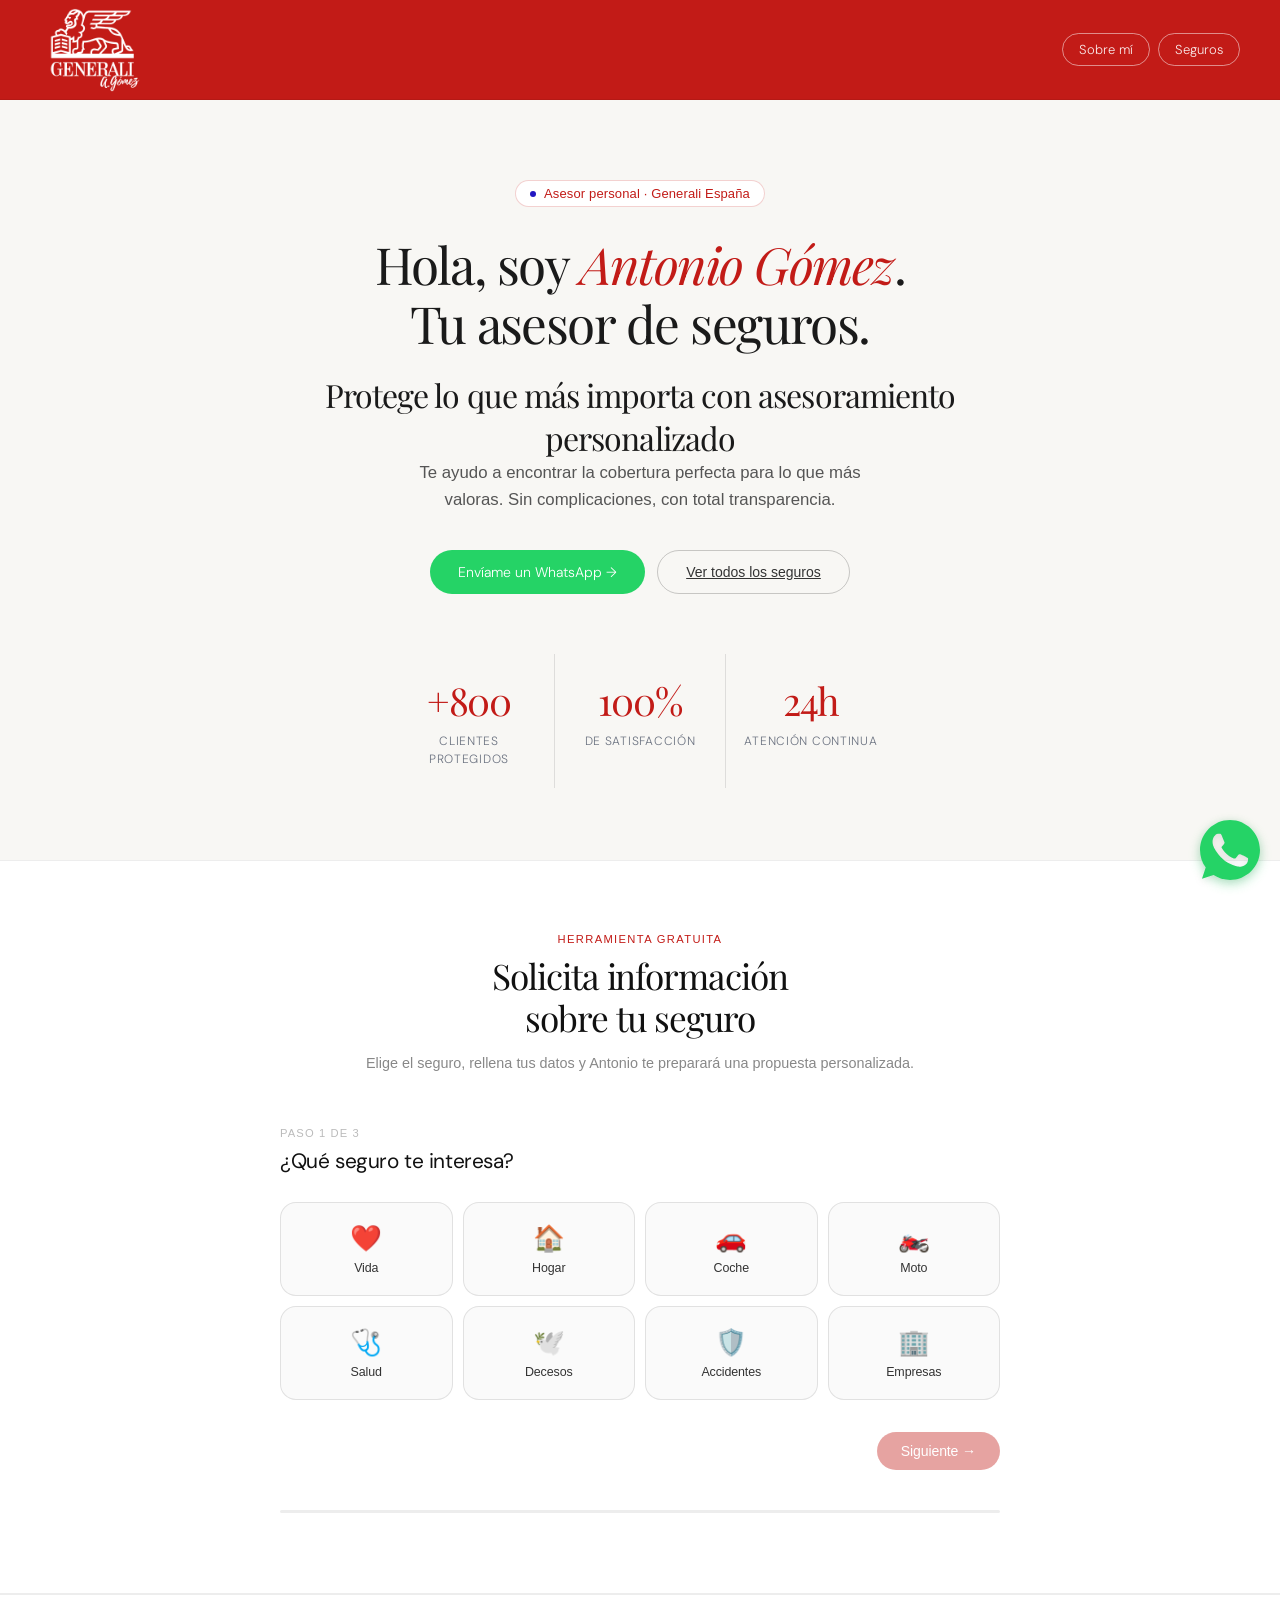
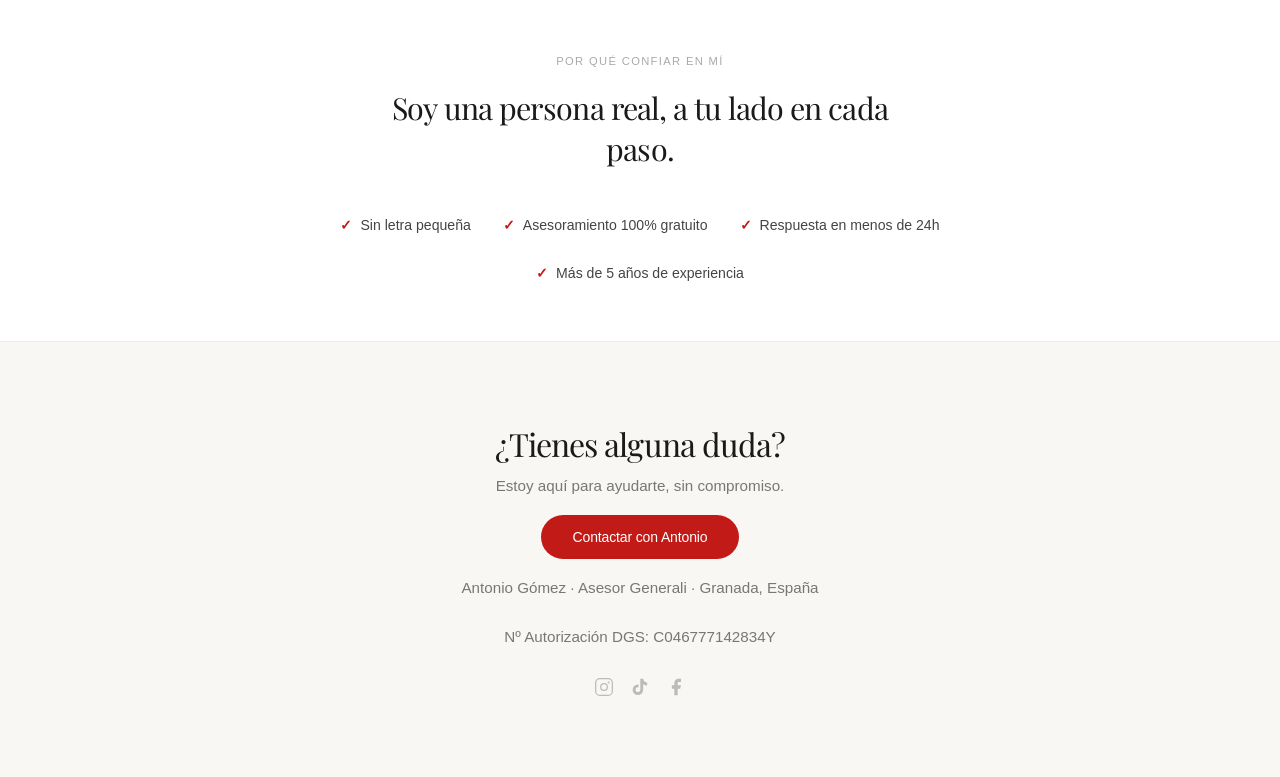
<file: index.html>
<!DOCTYPE html>
<html lang="es">

<head>
  <meta charset="UTF-8" />
  <meta name="viewport" content="width=device-width, initial-scale=1.0" />
  <title>Antonio Gómez · Asesor Generali</title>
  <meta name="description"
    content="Antonio Gómez, asesor de seguros Generali. Seguro de vida, hogar, salud, decesos y empresas para toda España. Asesoramiento gratuito y personalizado. Respuesta en 24h." />
  <link rel="preconnect" href="https://fonts.googleapis.com">
  <link rel="preconnect" href="https://fonts.gstatic.com" crossorigin>
  <link rel="stylesheet" href="css/styles.css" />
  <link rel="icon" type="image/x-icon" href="src/img/favicon.ico">
  <link rel="icon" type="image/png" sizes="32x32" href="src/img/favicon-32x32.png">
  <!-- Google tag (gtag.js) -->
  <script async src="https://www.googletagmanager.com/gtag/js?id=G-WHWX365FH4"></script>
  <script>
    window.dataLayer = window.dataLayer || [];
    function gtag() { dataLayer.push(arguments); }
    gtag('js', new Date());
    gtag('config', 'G-WHWX365FH4');
  </script>
</head>

<body>

  <nav>
    <a href="../index.html" class="nav-logo">
      <img src="src/img/LogoLeon.png" alt="Generali" class="nav-logo-leon">
    </a>
    <div class="nav-actions">
      <a href="pages/sobreMi.html" class="btn-outline" style="text-decoration:none;">Sobre mí</a>
      <a href="pages/segurosYprotecciones.html" class="btn-outline">Seguros</a>
    </div>
  </nav>

  <!-- HERO -->
  <header class="hero">
    <div class="hero-badge">
      <span class="hero-badge-dot"></span>
      Asesor personal · Generali España
    </div>
    <h1>
      Hola, soy <em>Antonio Gómez</em>.<br>
      Tu asesor de seguros.
    </h1>
    <h2>Protege lo que más importa con asesoramiento personalizado</h2>
    <p class="hero-subtitle">
      Te ayudo a encontrar la cobertura perfecta para lo que más valoras. Sin complicaciones, con total transparencia.
    </p>
    <div class="hero-actions">
      <a href="https://wa.me/34692833640?text=Hola%20Antonio%2C%20me%20gustar%C3%ADa%20m%C3%A1s%20informaci%C3%B3n%20sobre%20tus%20seguros"
        target="_blank" class="btn-dark" style="text-decoration:none;">Envíame un WhatsApp →</a>
        
      <a href="pages/segurosYprotecciones.html" class="btn-ghost">Ver todos los seguros</a>
    </div>
  </header>

  <!-- STATS -->
  <div class="stats-strip">
    <div class="stat-item">
      <div class="stat-value">+800</div>
      <div class="stat-label">clientes protegidos</div>
    </div>
    <div class="stat-item">
      <div class="stat-value">100%</div>
      <div class="stat-label">de satisfacción</div>
    </div>
    <div class="stat-item">
      <div class="stat-value">24h</div>
      <div class="stat-label">atención continua</div>
    </div>
  </div>


  <!-- 
  CALCULADORA DE SEGUROS — Antonio Gómez · Generali
  -->
  <section class="calculadora">
    <div class="calc-inner">

      <!-- Cabecera -->
      <div class="calc-header">
        <p class="calc-label">Herramienta gratuita</p>
        <h2 class="calc-titulo">Solicita información<br>sobre tu seguro</h2>
        <p class="calc-subtitulo">Elige el seguro, rellena tus datos y Antonio te preparará una propuesta personalizada.
        </p>
      </div>

      <!-- Formulario por pasos -->
      <div class="calc-form">

        <!-- PASO 1: Tipo de seguro -->
        <div class="calc-step active" data-step="1">
          <p class="calc-step-label">Paso 1 de 3</p>
          <h3 class="calc-step-titulo">¿Qué seguro te interesa?</h3>
          <div class="calc-opciones-grid">
            <button class="calc-opcion" data-field="seguro" data-value="vida">
              <span class="calc-opcion-icon">❤️</span>
              <span class="calc-opcion-nombre">Vida</span>
            </button>
            <button class="calc-opcion" data-field="seguro" data-value="hogar">
              <span class="calc-opcion-icon">🏠</span>
              <span class="calc-opcion-nombre">Hogar</span>
            </button>
            <button class="calc-opcion" data-field="seguro" data-value="coche">
              <span class="calc-opcion-icon">🚗</span>
              <span class="calc-opcion-nombre">Coche</span>
            </button>
            <button class="calc-opcion" data-field="seguro" data-value="moto">
              <span class="calc-opcion-icon">🏍️</span>
              <span class="calc-opcion-nombre">Moto</span>
            </button>
            <button class="calc-opcion" data-field="seguro" data-value="salud">
              <span class="calc-opcion-icon">🩺</span>
              <span class="calc-opcion-nombre">Salud</span>
            </button>
            <button class="calc-opcion" data-field="seguro" data-value="decesos">
              <span class="calc-opcion-icon">🕊️</span>
              <span class="calc-opcion-nombre">Decesos</span>
            </button>
            <button class="calc-opcion" data-field="seguro" data-value="accidentes">
              <span class="calc-opcion-icon">🛡️</span>
              <span class="calc-opcion-nombre">Accidentes</span>
            </button>
            <button class="calc-opcion" data-field="seguro" data-value="empresas">
              <span class="calc-opcion-icon">🏢</span>
              <span class="calc-opcion-nombre">Empresas</span>
            </button>
          </div>
          <div class="calc-nav">
            <span></span>
            <button class="calc-btn-siguiente" onclick="calcSiguiente(1)" disabled>Siguiente →</button>
          </div>
        </div>

        <!-- PASO 2: Datos -->
        <div class="calc-step" data-step="2">
          <p class="calc-step-label">Paso 2 de 3</p>
          <h3 class="calc-step-titulo" id="calc-paso2-titulo">Tus datos</h3>
          <div class="calc-campos" id="calc-campos-dinamicos"></div>
          <div class="calc-nav">
            <button class="calc-btn-atras" onclick="calcAtras(2)">← Atrás</button>
            <button class="calc-btn-siguiente" onclick="calcSiguiente(2)">Revisar →</button>
          </div>
        </div>

        <!-- PASO 3: Resumen y envío -->
        <div class="calc-step" data-step="3">
          <p class="calc-step-label">Paso 3 de 3</p>
          <h3 class="calc-step-titulo">Revisa y envía</h3>

          <div class="calc-resultado">
            <div class="calc-resultado-precio">
              <h2 class="resultado" id="calc-seguro-nombre"></h2>
            </div>
            <p class="calc-resultado-aviso">
              Revisa tus datos antes de enviarlos a Antonio por WhatsApp.
            </p>
            <div class="calc-resultado-desglose" id="calc-desglose"></div>
            <div class="calc-resultado-acciones">
              <button class="btn-dark" id="calc-btn-wa" style="background:#25D366;">
                Enviar datos a Antonio por WhatsApp →
              </button>
              <button class="calc-btn-repetir" onclick="calcReiniciar()">
                Empezar de nuevo
              </button>
            </div>
          </div>

          <div class="calc-nav" style="justify-content:center; margin-top:0">
            <button class="calc-btn-atras" onclick="calcAtras(3)">← Modificar datos</button>
          </div>
        </div>

      </div>

      <!-- Barra de progreso -->
      <div class="calc-progress">
        <div class="calc-progress-bar" id="calc-progress-bar"></div>
      </div>

    </div>

  </section>
  <!-- TRUST -->
  <section class="trust-section">
    <p class="trust-label">Por qué confiar en mí</p>
    <h2>Soy una persona real, a tu lado en cada paso.</h2>
    <div class="trust-list">
      <div class="trust-item"><span class="trust-check">✓</span> Sin letra pequeña</div>
      <div class="trust-item"><span class="trust-check">✓</span> Asesoramiento 100% gratuito</div>
      <div class="trust-item"><span class="trust-check">✓</span> Respuesta en menos de 24h</div>
      <div class="trust-item"><span class="trust-check">✓</span> Más de 5 años de experiencia</div>
    </div>
  </section>



  <!-- FOOTER CTA -->
  <div class="footer-cta">
    <h2>¿Tienes alguna duda?</h2>
    <p>Estoy aquí para ayudarte, sin compromiso.</p>
    <a href="https://wa.me/34692833640?text=Hola%20Antonio%2C%20me%20gustar%C3%ADa%20contactar%20contigo"
      target="_blank" class="btn-red-large" style="text-decoration:none;">Contactar con Antonio</a>
    <p> </p>
    <p class="footer-meta">Antonio Gómez · Asesor Generali · Granada, España</p>
    <p class="footer-meta">Nº Autorización DGS: C046777142834Y</p>
    <div class="footer-social">
      <a href="https://www.instagram.com/agomezgenerali/" target="_blank" class="footer-social-link" title="Instagram">
        <svg width="20" height="20" viewBox="0 0 24 24" fill="none" stroke="currentColor" stroke-width="1.5"
          stroke-linecap="round" stroke-linejoin="round">
          <rect x="2" y="2" width="20" height="20" rx="5" />
          <circle cx="12" cy="12" r="4" />
          <circle cx="17.5" cy="6.5" r="0.5" fill="currentColor" />
        </svg>
      </a>
      <a href="https://www.tiktok.com/@agomezgenerali" target="_blank" class="footer-social-link" title="TikTok">
        <svg width="20" height="20" viewBox="0 0 24 24" fill="currentColor">
          <path
            d="M19.59 6.69a4.83 4.83 0 0 1-3.77-4.25V2h-3.45v13.67a2.89 2.89 0 0 1-2.88 2.5 2.89 2.89 0 0 1-2.89-2.89 2.89 2.89 0 0 1 2.89-2.89c.28 0 .54.04.79.1V9.01a6.33 6.33 0 0 0-.79-.05 6.34 6.34 0 0 0-6.34 6.34 6.34 6.34 0 0 0 6.34 6.34 6.34 6.34 0 0 0 6.33-6.34V8.69a8.18 8.18 0 0 0 4.78 1.52V6.74a4.85 4.85 0 0 1-1.01-.05z" />
        </svg>
      </a>
      <a href="https://www.facebook.com/people/Antonio-Gómez-Generali-Seguros/61552176555562/" target="_blank"
        class="footer-social-link" title="Facebook">
        <svg width="20" height="20" viewBox="0 0 24 24" fill="currentColor">
          <path d="M18 2h-3a5 5 0 0 0-5 5v3H7v4h3v8h4v-8h3l1-4h-4V7a1 1 0 0 1 1-1h3z" />
        </svg>
      </a>
    </div>
  </div>
  <!-- 📱 BOTÓN FLOTANTE WHATSAPP CON SVG -->
  <button id="whatsapp-float" class="whatsapp-float" title="Contáctame por WhatsApp">
    <svg viewBox="0 0 48 48" xmlns="http://www.w3.org/2000/svg">
      <g id="Icons" stroke="none" stroke-width="1" fill="none" fill-rule="evenodd">
        <g id="Color-" fill="#25D366">
          <path
            d="M23.993033,0 C10.762252,0 0,10.765287 0,23.999801 C0,29.248451 1.692661,34.116025 4.570026,38.066947 L1.579605,46.983798 L10.804449,44.035539 C14.598605,46.546975 19.126434,48 24.006967,48 C37.237748,48 48,37.234315 48,24.000199 C48,10.765685 37.237748,0.000398 24.006967,0.000398 L23.993033,0.000398 L23.993033,0 Z M17.29285,12.190836 C16.827488,11.07628 16.474784,11.034071 15.769774,11.005401 C15.529728,10.991464 15.262214,10.977527 14.96564,10.977527 C14.04845,10.977527 13.089462,11.245514 12.511043,11.838033 C11.806033,12.557577 10.056843,14.23638 10.056843,17.679202 C10.056843,21.122023 12.567571,24.451756 12.905944,24.917648 C13.258648,25.382743 17.800808,32.55031 24.853297,35.471492 C30.368379,37.757149 32.00491,37.545307 33.260074,37.27732 C35.093658,36.882308 37.393002,35.527239 37.971421,33.891043 C38.54984,32.25405 38.54984,30.857171 38.380255,30.560912 C38.211068,30.264652 37.745308,30.095816 37.040298,29.742615 C36.335288,29.389811 32.90737,27.696673 32.25849,27.470894 C31.623543,27.231179 31.017259,27.315995 30.537963,27.99333 C29.860819,28.938653 29.198006,29.89831 28.661785,30.476494 C28.238619,30.928051 27.547144,30.984595 26.969123,30.744481 C26.193254,30.420348 24.021298,29.657798 21.340985,27.273388 C19.267356,25.42535 17.856938,23.125756 17.448104,22.434484 C17.038871,21.729275 17.405907,21.319529 17.729948,20.938852 C18.082653,20.501232 18.421026,20.191036 18.77373,19.781688 C19.126434,19.372738 19.323884,19.160897 19.549599,18.681068 C19.789645,18.215575 19.62006,17.735746 19.450874,17.382942 C19.281687,17.030139 17.871269,13.587317 17.29285,12.190836 Z" />
        </g>
      </g>
    </svg>
  </button>

  <script>
    // Configurar el botón flotante de WhatsApp
    document.getElementById('whatsapp-float').addEventListener('click', function (e) {
      e.preventDefault();

      const phoneNumber = '34692833640';
      const message = 'Hola Antonio, me gustaría más información sobre tus seguros';
      const encodedMessage = encodeURIComponent(message);
      const whatsappURL = `https://wa.me/${phoneNumber}?text=${encodedMessage}`;
      window.open(whatsappURL, '_blank');
    });
  </script>
  <script src="js/calculadora.js"></script>

</body>

</html>
</file>
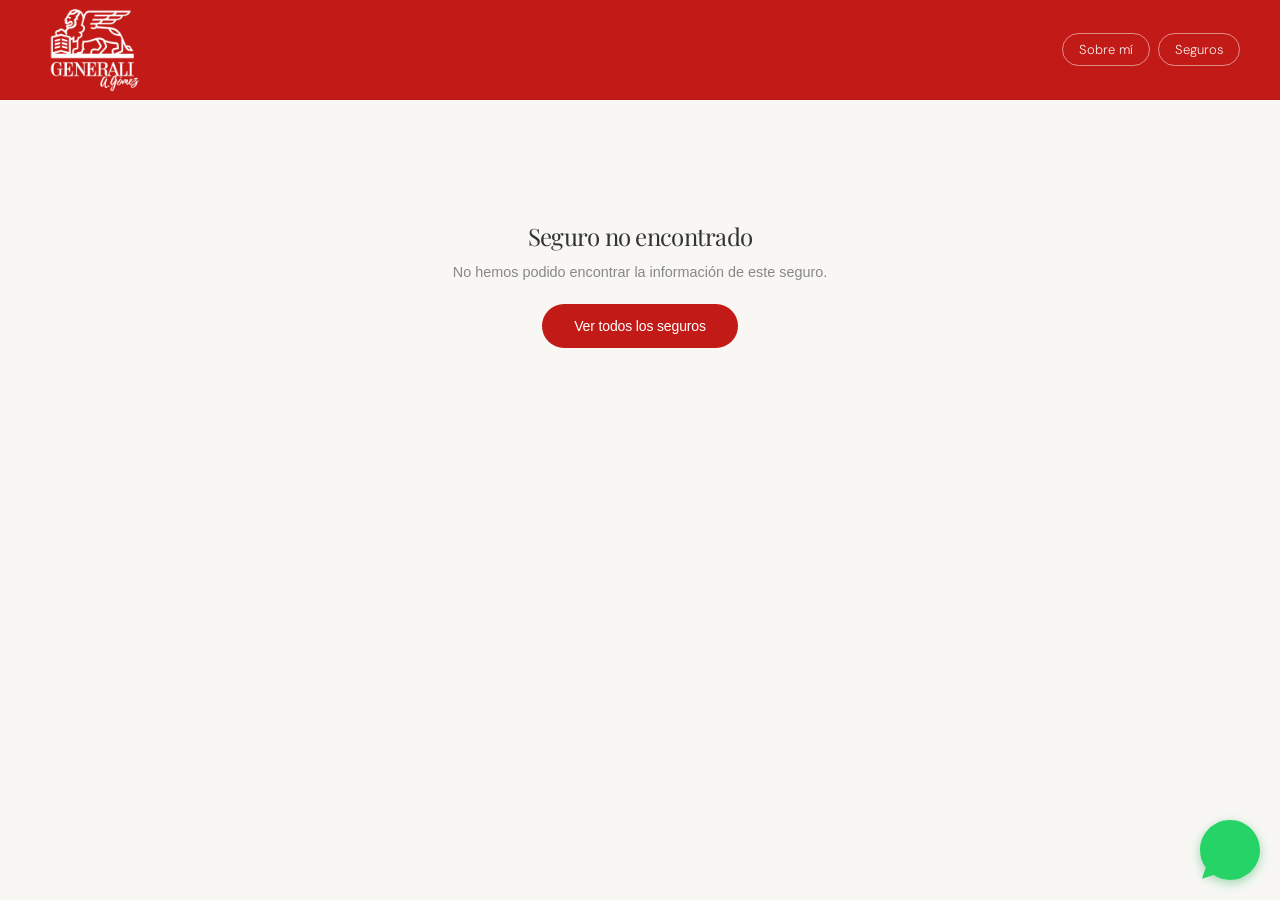
<file: pages/seguro.html>
<!DOCTYPE html>
<html lang="es">

<head>
  <meta charset="UTF-8" />
  <meta name="viewport" content="width=device-width, initial-scale=1.0" />
  <title>Antonio Gómez · Asesor de Seguros Generali · Vida, Hogar, Salud y más</title>
  <meta name="description"
    content="Información completa sobre seguros Generali: coberturas, ventajas y precios orientativos. Asesor personal disponible para toda España. Consulta gratuita sin compromiso." />
  <link rel="preconnect" href="https://fonts.googleapis.com">
  <link rel="preconnect" href="https://fonts.gstatic.com" crossorigin>
  <link rel="stylesheet" href="../css/styles.css" />
  <link rel="icon" type="image/x-icon" href="../src/img/favicon.ico">
  <link rel="icon" type="image/png" sizes="32x32" href="../src/img/favicon-32x32.png">
  <!-- Google tag (gtag.js) -->
  <script async src="https://www.googletagmanager.com/gtag/js?id=G-WHWX365FH4"></script>
  <script>
    window.dataLayer = window.dataLayer || [];
    function gtag() { dataLayer.push(arguments); }
    gtag('js', new Date());
    gtag('config', 'G-WHWX365FH4');
  </script>

</head>

<body>

  <!-- NAV -->
  <nav>
    <a href="../index.html" class="nav-logo">
      <img src="../src/img/LogoLeon.png" alt="Generali" class="nav-logo-leon">
    </a>
    <div class="nav-actions">
      <a href="../pages/sobreMi.html" class="btn-outline" style="text-decoration:none;">Sobre mí</a>
      <a href="../pages/segurosYprotecciones.html" class="btn-outline">Seguros</a>
    </div>
  </nav>

  <!-- Contenido dinámico -->
  <div id="seguro-container"></div>

  <!-- BOTÓN FLOTANTE WHATSAPP -->
  <button id="whatsapp-float" class="whatsapp-float" title="Contáctame por WhatsApp">
    <svg viewBox="0 0 48 48" xmlns="http://www.w3.org/2000/svg">
      <g fill="#25D366">
        <path
          d="M23.993033,0 C10.762252,0 0,10.765287 0,23.999801 C0,29.248451 1.692661,34.116025 4.570026,38.066947 L1.579605,46.983798 L10.804449,44.035539 C14.598605,46.546975 19.126434,48 24.006967,48 C37.237748,48 48,37.234315 48,24.000199 C48,10.765685 37.237748,0.000398 24.006967,0.000398 L23.993033,0.000398 L23.993033,0 Z M17.29285,12.190836 C16.827488,11.07628 16.474784,11.034071 15.769774,11.005401 C15.529728,10.991464 15.262214,10.977527 14.96564,10.977527 C14.04845,10.977527 13.089462,11.245514 12.511043,11.838033 C11.806033,12.557577 10.056843,14.23638 10.056843,17.679202 C10.056843,21.122023 12.567571,24.451756 12.905944,24.917648 C13.258648,25.382743 17.800808,32.55031 24.853297,35.471492 C30.368379,37.757149 32.00491,37.545307 33.260074,37.27732 C35.093658,36.882308 37.393002,35.527239 37.971421,33.891043 C38.54984,32.25405 38.54984,30.857171 38.380255,30.560912 C38.211068,30.264652 37.745308,30.095816 37.040298,29.742615 C36.335288,29.389811 32.90737,27.696673 32.25849,27.470894 C31.623543,27.231179 31.017259,27.315995 30.537963,27.99333 C29.860819,28.938653 29.198006,29.89831 28.661785,30.476494 C28.238619,30.928051 27.547144,30.984595 26.969123,30.744481 C26.193254,30.420348 24.021298,29.657798 21.340985,27.273388 C19.267356,25.42535 17.856938,23.125756 17.448104,22.434484 C17.038871,21.729275 17.405907,21.319529 17.729948,20.938852 C18.082653,20.501232 18.421026,20.191036 18.77373,19.781688 C19.126434,19.372738 19.323884,19.160897 19.549599,18.681068 C19.789645,18.215575 19.62006,17.735746 19.450874,17.382942 C19.281687,17.030139 17.871269,13.587317 17.29285,12.190836 Z" />
      </g>
    </svg>
  </button>

  <!-- DATA -->
  <script src="../js/script.js"></script>

  <script>
    // ── Leer el parámetro ?id= de la URL ──
    const params = new URLSearchParams(window.location.search);
    const id = params.get('id');
    const seguro = seguros[id];
    const container = document.getElementById('seguro-container');

    if (!seguro) {
      // Seguro no encontrado
      container.innerHTML = `
        <div class="seguro-not-found">
          <h2>Seguro no encontrado</h2>
          <p>No hemos podido encontrar la información de este seguro.</p>
          <a href="segurosYprotecciones.html" class="btn-red-large" style="text-decoration:none;display:inline-block;">
            Ver todos los seguros
          </a>
        </div>
      `;
    } else {
      // Actualizar el título de la pestaña
      document.title = `${seguro.titulo} · Antonio Gómez`;

      // Generar los items de coberturas
      const coberturasHTML = seguro.coberturas.map(c => `
        <li>
          <span class="check" style="background:${seguro.color}">&checkmark;</span>
          ${c}
        </li>
      `).join('');

      // Generar los items de ventajas
      const ventajasHTML = seguro.ventajas.map(v => `
        <li>
          <span class="check" style="background:#333">&checkmark;</span>
          ${v}
        </li>
      `).join('');

      container.innerHTML = `

        <!-- HERO -->
        <div class="seguro-hero">
          <a href="segurosYprotecciones.html" class="seguro-back">
            <svg width="14" height="14" viewBox="0 0 14 14" fill="none">
              <path d="M11 7H3M7 3L3 7l4 4" stroke="currentColor" stroke-width="1.5" stroke-linecap="round" stroke-linejoin="round"/>
            </svg>
            Todos los seguros
          </a>

          <div class="seguro-header">
            <div class="seguro-icon-wrap" style="background:${seguro.colorBg}">
              ${seguro.icono}
            </div>
            <div>
              <p class="seguro-tagline" style="color:${seguro.color}">${seguro.tagline}</p>
              <h1 class="seguro-titulo">${seguro.titulo}</h1>
              <p class="seguro-subtitulo">${seguro.subtitulo}</p>
            </div>
          </div>
        </div>

        <hr class="seguro-divider">

        <!-- CONTENIDO -->
        <div class="seguro-content">
          <p class="seguro-descripcion">${seguro.descripcion}</p>

          <div class="seguro-block">
            <h4>Qué cubre</h4>
            <ul class="seguro-list">
              ${coberturasHTML}
            </ul>
          </div>

          <div class="seguro-block">
            <h4>Por qué con Generali</h4>
            <ul class="seguro-list">
              ${ventajasHTML}
            </ul>
          </div>
        </div>

        <!-- PARA TI -->
        <div class="seguro-para-ti">
          <div class="seguro-para-ti-inner" style="background:${seguro.colorBg}; border:1px solid ${seguro.color}22">
            <span class="emoji">💡</span>
            <p>
              <strong style="color:${seguro.color}">¿Es este seguro para ti?</strong>
              ${seguro.paraTi}
            </p>
          </div>
        </div>

        <!-- CTA -->
        <div class="seguro-cta">
          <h2>¿Te interesa el ${seguro.titulo.toLowerCase()}?</h2>
          <p>Cuéntame tu situación y te preparo una propuesta personalizada, sin compromiso.</p>
          <button class="btn-red-large" id="btn-whatsapp-cta">
            Pedir información por WhatsApp →
          </button>
          <p class="footer-meta" style="margin-top:24px;">Antonio Gómez · Asesor Generali · Granada, España</p>
        </div>
      `;

      // Botón WhatsApp del CTA con mensaje personalizado
      document.getElementById('btn-whatsapp-cta').addEventListener('click', function () {
        const mensaje = `Hola Antonio, me gustaría obtener más información sobre el ${seguro.titulo}`;
        window.open(`https://wa.me/34692833640?text=${encodeURIComponent(mensaje)}`, '_blank');
      });
    }

    // Botón flotante WhatsApp
    document.getElementById('whatsapp-float').addEventListener('click', function () {
      const mensaje = seguro
        ? `Hola Antonio, tengo una pregunta sobre el ${seguro.titulo}`
        : 'Hola Antonio, me gustaría más información sobre tus seguros';
      window.open(`https://wa.me/34692833640?text=${encodeURIComponent(mensaje)}`, '_blank');
    });
  </script>

</body>

</html>
</file>
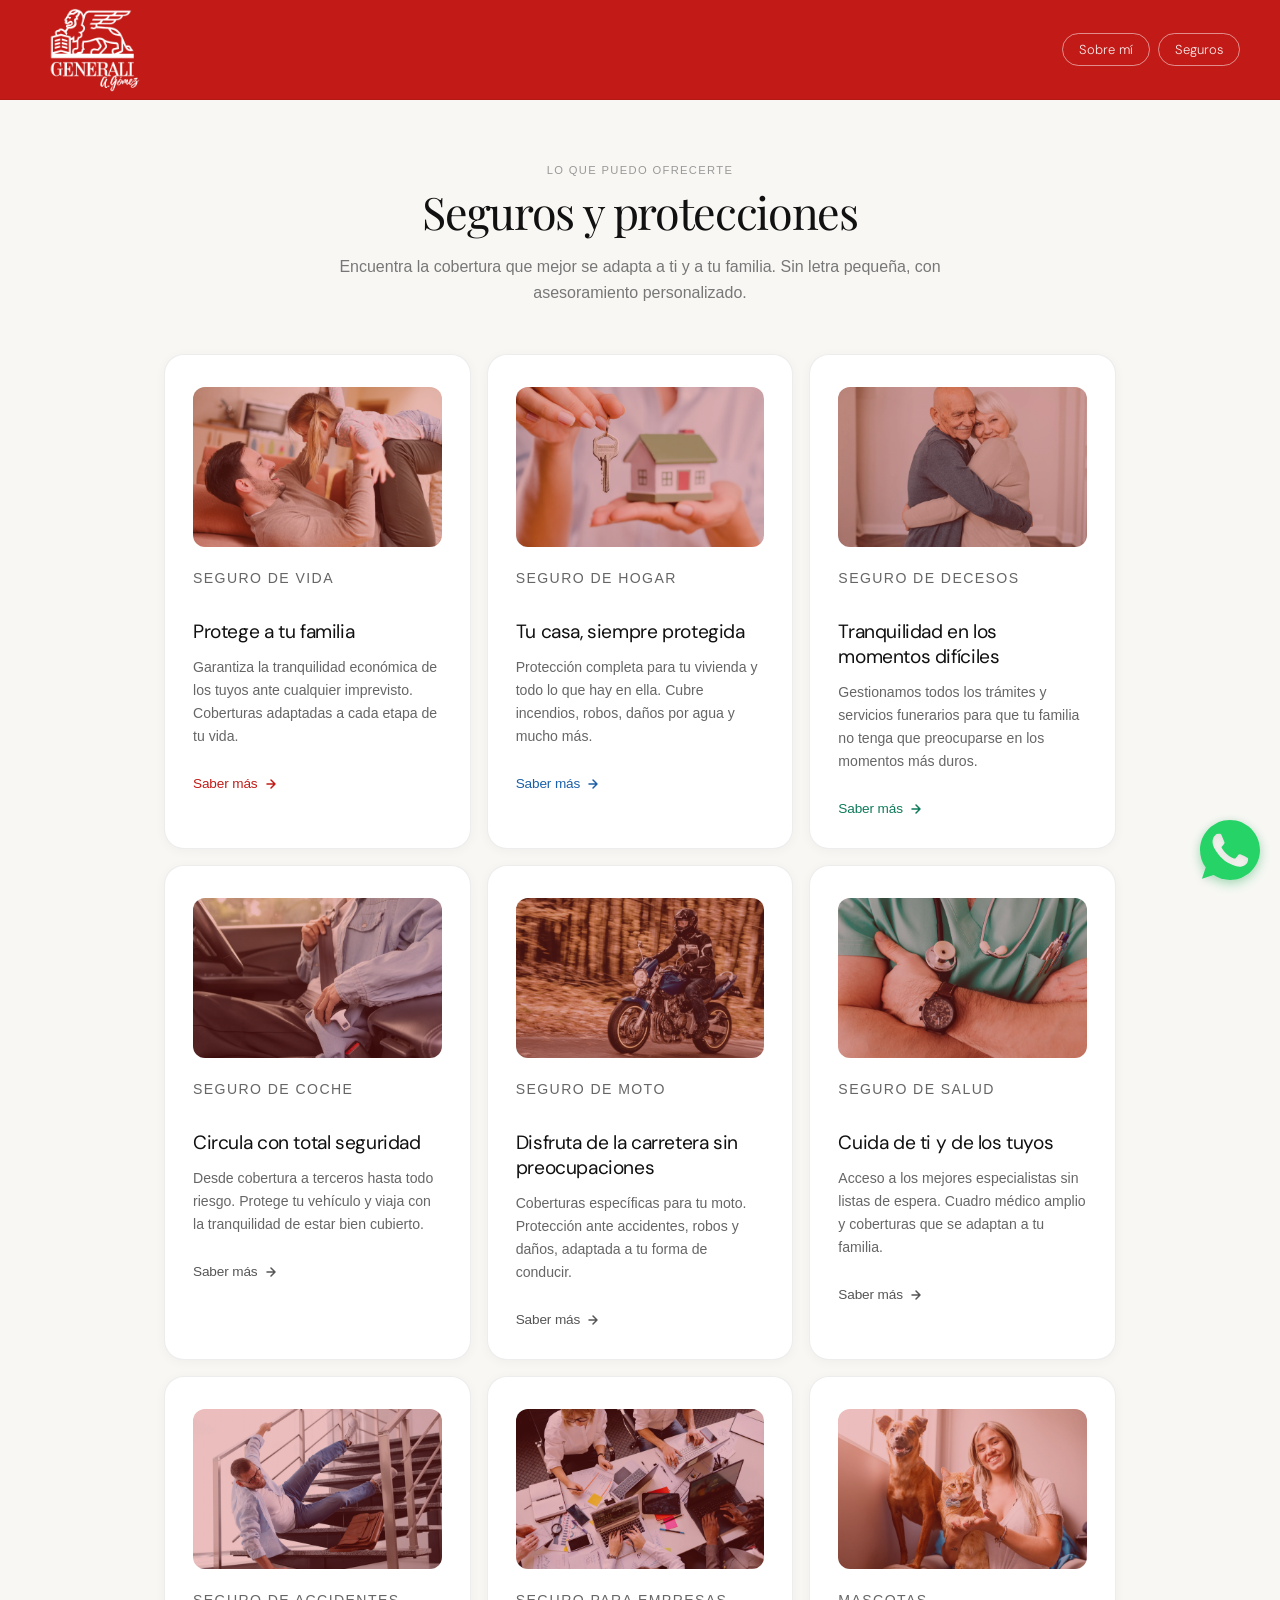
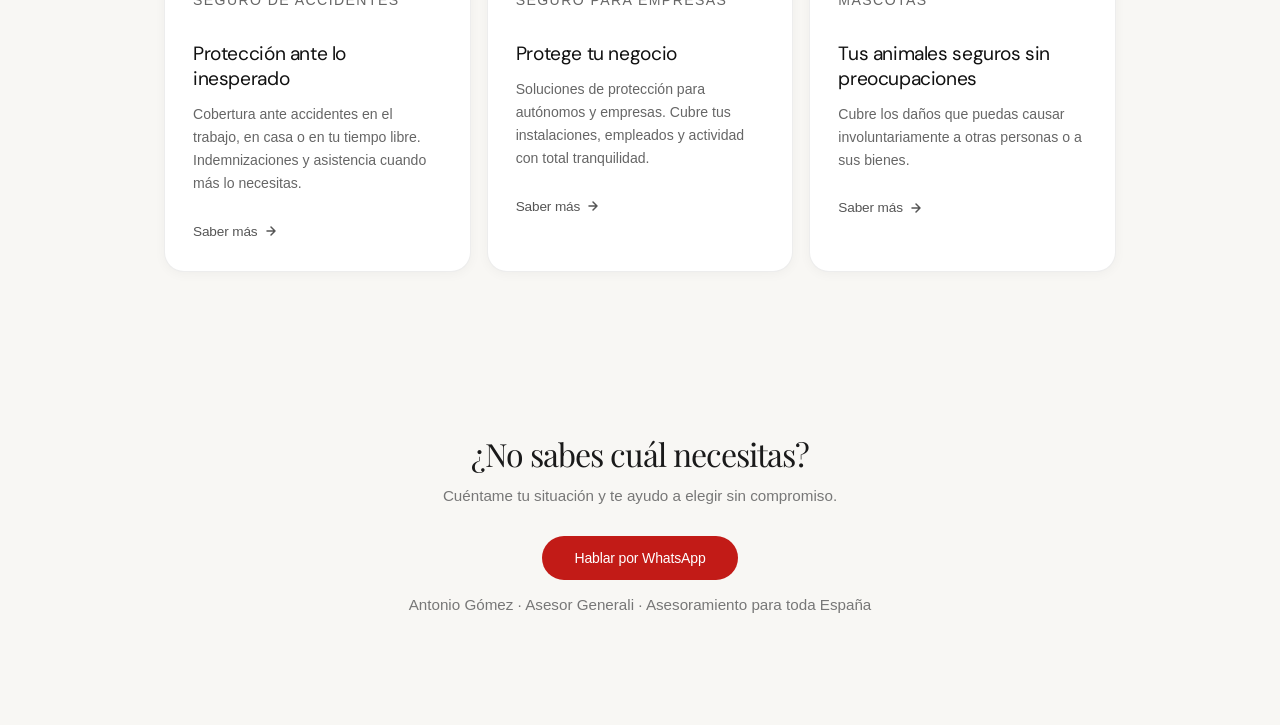
<file: pages/segurosYprotecciones.html>
<!DOCTYPE html>
<html lang="es">

<head>
  <meta charset="UTF-8" />
  <meta name="viewport" content="width=device-width, initial-scale=1.0" />
  <title>Seguros Generali · Vida, Hogar, Salud, Coche y más · Antonio Gómez</title>
  <meta name="description"
    content="Seguros Generali con asesor personal: vida, hogar, salud, decesos, coche, moto, accidentes y empresas. Coberturas completas, sin letra pequeña. Presupuesto gratis." />
  <link rel="preconnect" href="https://fonts.googleapis.com">
  <link rel="preconnect" href="https://fonts.gstatic.com" crossorigin>
  <link rel="stylesheet" href="../css/styles.css" />
  <link rel="icon" type="image/x-icon" href="../src/img/favicon.ico">
  <link rel="icon" type="image/png" sizes="32x32" href="../src/img/favicon-32x32.png">
  <!-- Google tag (gtag.js) -->
  <script async src="https://www.googletagmanager.com/gtag/js?id=G-WHWX365FH4"></script>
  <script>
    window.dataLayer = window.dataLayer || [];
    function gtag() { dataLayer.push(arguments); }
    gtag('js', new Date());
    gtag('config', 'G-WHWX365FH4');
  </script>
</head>

<body>

  <!-- NAV -->
  <nav>
    <a href="../index.html" class="nav-logo">
      <img src="../src/img/LogoLeon.png" alt="Generali" class="nav-logo-leon">
    </a>
    <div class="nav-actions">
      <a href="../pages/sobreMi.html" class="btn-outline" style="text-decoration:none;">Sobre mí</a>
      <a href="../pages/segurosYprotecciones.html" class="btn-outline">Seguros</a>
    </div>
  </nav>
  <!-- PAGE HEADER -->
  <div class="page-header">
    <p class="section-label">Lo que puedo ofrecerte</p>
    <h1 class="page-header-title">Seguros y protecciones</h1>
    <p class="page-header-subtitle">Encuentra la cobertura que mejor se adapta a ti y a tu familia. Sin letra pequeña,
      con asesoramiento personalizado.</p>
  </div>

  <!-- GRID DE SEGUROS -->
  <div class="seguros-grid">

    <!-- Seguro de vida -->
    <div class="card" onclick="location.href='seguro.html?id=vida'" style="cursor:pointer;">
      <div class="card-photo card-photo--empty">
        <img src="../src/img/vida.PNG">
      </div>
      <div class="card-body">
        <p class="card-tagline card-tagline--vida">Seguro de vida</p>
        <h3>Protege a tu familia</h3>
        <p>Garantiza la tranquilidad económica de los tuyos ante cualquier imprevisto. Coberturas adaptadas a cada etapa
          de tu vida.</p>
        <button class="card-cta card-cta--vida">
          Saber más
          <svg width="14" height="14" viewBox="0 0 14 14" fill="none">
            <path d="M3 7h8M7 3l4 4-4 4" stroke="#C21B17" stroke-width="1.5" stroke-linecap="round"
              stroke-linejoin="round" />
          </svg>
        </button>
      </div>
    </div>

    <!-- Seguro de hogar -->
    <div class="card" onclick="location.href='seguro.html?id=hogar'" style="cursor:pointer;">
      <div class="card-photo card-photo--empty">
        <img src="../src/img/hogar.PNG">
      </div>
      <div class="card-body">
        <p class="card-tagline card-tagline--hogar">Seguro de hogar</p>
        <h3>Tu casa, siempre protegida</h3>
        <p>Protección completa para tu vivienda y todo lo que hay en ella. Cubre incendios, robos, daños por agua y
          mucho más.</p>
        <button class="card-cta card-cta--hogar">
          Saber más
          <svg width="14" height="14" viewBox="0 0 14 14" fill="none">
            <path d="M3 7h8M7 3l4 4-4 4" stroke="#1a5fa8" stroke-width="1.5" stroke-linecap="round"
              stroke-linejoin="round" />
          </svg>
        </button>
      </div>
    </div>

    <!-- Seguro de decesos -->
    <div class="card" onclick="location.href='seguro.html?id=decesos'" style="cursor:pointer;">
      <div class="card-photo card-photo--empty">
        <img src="../src/img/decesos.PNG">
      </div>
      <div class="card-body">
        <p class="card-tagline card-tagline--decesos">Seguro de decesos</p>
        <h3>Tranquilidad en los momentos difíciles</h3>
        <p>Gestionamos todos los trámites y servicios funerarios para que tu familia no tenga que preocuparse en los
          momentos más duros.</p>
        <button class="card-cta card-cta--decesos">
          Saber más
          <svg width="14" height="14" viewBox="0 0 14 14" fill="none">
            <path d="M3 7h8M7 3l4 4-4 4" stroke="#0e7a5a" stroke-width="1.5" stroke-linecap="round"
              stroke-linejoin="round" />
          </svg>
        </button>
      </div>
    </div>

    <!-- Seguro de coche -->
    <div class="card" onclick="location.href='seguro.html?id=coche'" style="cursor:pointer;">
      <div class="card-photo card-photo--empty">
        <img src="../src/img/auto.PNG">
      </div>
      <div class="card-body">
        <p class="card-tagline card-tagline--neutral">Seguro de coche</p>
        <h3>Circula con total seguridad</h3>
        <p>Desde cobertura a terceros hasta todo riesgo. Protege tu vehículo y viaja con la tranquilidad de estar bien
          cubierto.</p>
        <button class="card-cta card-cta--neutral">
          Saber más
          <svg width="14" height="14" viewBox="0 0 14 14" fill="none">
            <path d="M3 7h8M7 3l4 4-4 4" stroke="#555" stroke-width="1.5" stroke-linecap="round"
              stroke-linejoin="round" />
          </svg>
        </button>
      </div>
    </div>

    <!-- Seguro de moto -->
    <div class="card" onclick="location.href='seguro.html?id=moto'" style="cursor:pointer;">
      <div class="card-photo card-photo--empty">
        <img src="../src/img/moto.PNG">
      </div>
      <div class="card-body">
        <p class="card-tagline card-tagline--neutral">Seguro de moto</p>
        <h3>Disfruta de la carretera sin preocupaciones</h3>
        <p>Coberturas específicas para tu moto. Protección ante accidentes, robos y daños, adaptada a tu forma de
          conducir.</p>
        <button class="card-cta card-cta--neutral">
          Saber más
          <svg width="14" height="14" viewBox="0 0 14 14" fill="none">
            <path d="M3 7h8M7 3l4 4-4 4" stroke="#555" stroke-width="1.5" stroke-linecap="round"
              stroke-linejoin="round" />
          </svg>
        </button>
      </div>
    </div>

    <!-- Seguro de salud -->
    <div class="card" onclick="location.href='seguro.html?id=salud'" style="cursor:pointer;">
      <div class="card-photo card-photo--empty">
        <img src="../src/img/medico.png">
      </div>
      <div class="card-body">
        <p class="card-tagline card-tagline--neutral">Seguro de salud</p>
        <h3>Cuida de ti y de los tuyos</h3>
        <p>Acceso a los mejores especialistas sin listas de espera. Cuadro médico amplio y coberturas que se adaptan a
          tu familia.</p>
        <button class="card-cta card-cta--neutral">
          Saber más
          <svg width="14" height="14" viewBox="0 0 14 14" fill="none">
            <path d="M3 7h8M7 3l4 4-4 4" stroke="#555" stroke-width="1.5" stroke-linecap="round"
              stroke-linejoin="round" />
          </svg>
        </button>
      </div>
    </div>

    <!-- Seguro de accidentes -->
    <div class="card" onclick="location.href='seguro.html?id=accidentes'" style="cursor:pointer;">
      <div class="card-photo card-photo--empty">
        <img src="../src/img/accidentes.PNG">
      </div>
      <div class="card-body">
        <p class="card-tagline card-tagline--neutral">Seguro de accidentes</p>
        <h3>Protección ante lo inesperado</h3>
        <p>Cobertura ante accidentes en el trabajo, en casa o en tu tiempo libre. Indemnizaciones y asistencia cuando
          más lo necesitas.</p>
        <button class="card-cta card-cta--neutral">
          Saber más
          <svg width="14" height="14" viewBox="0 0 14 14" fill="none">
            <path d="M3 7h8M7 3l4 4-4 4" stroke="#555" stroke-width="1.5" stroke-linecap="round"
              stroke-linejoin="round" />
          </svg>
        </button>
      </div>
    </div>

    <!-- Seguro para empresas -->
    <div class="card" onclick="location.href='seguro.html?id=empresas'" style="cursor:pointer;">
      <div class="card-photo card-photo--empty">
        <img src="../src/img/empresa.PNG">
      </div>
      <div class="card-body">
        <p class="card-tagline card-tagline--neutral">Seguro para empresas</p>
        <h3>Protege tu negocio</h3>
        <p>Soluciones de protección para autónomos y empresas. Cubre tus instalaciones, empleados y actividad con total
          tranquilidad.</p>
        <button class="card-cta card-cta--neutral">
          Saber más
          <svg width="14" height="14" viewBox="0 0 14 14" fill="none">
            <path d="M3 7h8M7 3l4 4-4 4" stroke="#555" stroke-width="1.5" stroke-linecap="round"
              stroke-linejoin="round" />
          </svg>
        </button>
      </div>
    </div>

    <div class="card" onclick="location.href='seguro.html?id=mascotas'" style="cursor:pointer;">
      <div class="card-photo card-photo--empty">
        <img src="../src/img/mascotas.PNG">
      </div>
      <div class="card-body">
        <p class="card-tagline card-tagline--neutral">Mascotas</p>
        <h3>Tus animales seguros sin preocupaciones</h3>
        <p>Cubre los daños que puedas causar involuntariamente a otras personas o a sus bienes.</p>
        <button class="card-cta card-cta--neutral">
          Saber más
          <svg width="14" height="14" viewBox="0 0 14 14" fill="none">
            <path d="M3 7h8M7 3l4 4-4 4" stroke="#555" stroke-width="1.5" stroke-linecap="round"
              stroke-linejoin="round" />
          </svg>
        </button>
      </div>
    </div>
    

  </div>

  <!-- FOOTER CTA -->
  <div class="footer-cta">
    <h2>¿No sabes cuál necesitas?</h2>
    <p>Cuéntame tu situación y te ayudo a elegir sin compromiso.</p>
    <button class="btn-red-large"
      onclick="window.open('https://wa.me/34692833640?text=' + encodeURIComponent('Hola Antonio, no sé qué seguro necesito y me gustaría que me asesoraras'), '_blank')">Hablar
      por WhatsApp</button>
    <p class="footer-meta">Antonio Gómez · Asesor Generali · Asesoramiento para toda España</p>
  </div>

  <!-- BOTÓN FLOTANTE WHATSAPP -->
  <button id="whatsapp-float" class="whatsapp-float" title="Contáctame por WhatsApp">
    <svg viewBox="0 0 48 48" xmlns="http://www.w3.org/2000/svg">
      <g id="Icons" stroke="none" stroke-width="1" fill="none" fill-rule="evenodd">
        <g id="Color-" fill="#25D366">
          <path
            d="M23.993033,0 C10.762252,0 0,10.765287 0,23.999801 C0,29.248451 1.692661,34.116025 4.570026,38.066947 L1.579605,46.983798 L10.804449,44.035539 C14.598605,46.546975 19.126434,48 24.006967,48 C37.237748,48 48,37.234315 48,24.000199 C48,10.765685 37.237748,0.000398 24.006967,0.000398 L23.993033,0.000398 L23.993033,0 Z M17.29285,12.190836 C16.827488,11.07628 16.474784,11.034071 15.769774,11.005401 C15.529728,10.991464 15.262214,10.977527 14.96564,10.977527 C14.04845,10.977527 13.089462,11.245514 12.511043,11.838033 C11.806033,12.557577 10.056843,14.23638 10.056843,17.679202 C10.056843,21.122023 12.567571,24.451756 12.905944,24.917648 C13.258648,25.382743 17.800808,32.55031 24.853297,35.471492 C30.368379,37.757149 32.00491,37.545307 33.260074,37.27732 C35.093658,36.882308 37.393002,35.527239 37.971421,33.891043 C38.54984,32.25405 38.54984,30.857171 38.380255,30.560912 C38.211068,30.264652 37.745308,30.095816 37.040298,29.742615 C36.335288,29.389811 32.90737,27.696673 32.25849,27.470894 C31.623543,27.231179 31.017259,27.315995 30.537963,27.99333 C29.860819,28.938653 29.198006,29.89831 28.661785,30.476494 C28.238619,30.928051 27.547144,30.984595 26.969123,30.744481 C26.193254,30.420348 24.021298,29.657798 21.340985,27.273388 C19.267356,25.42535 17.856938,23.125756 17.448104,22.434484 C17.038871,21.729275 17.405907,21.319529 17.729948,20.938852 C18.082653,20.501232 18.421026,20.191036 18.77373,19.781688 C19.126434,19.372738 19.323884,19.160897 19.549599,18.681068 C19.789645,18.215575 19.62006,17.735746 19.450874,17.382942 C19.281687,17.030139 17.871269,13.587317 17.29285,12.190836 Z" />
        </g>
      </g>
    </svg>
  </button>

  <script>
    document.getElementById('whatsapp-float').addEventListener('click', function () {
      const phoneNumber = '34692833640';
      const message = 'Hola Antonio, me gustaría más información sobre tus seguros';
      window.open(`https://wa.me/${phoneNumber}?text=${encodeURIComponent(message)}`, '_blank');
    });
  </script>

</body>

</html>
</file>
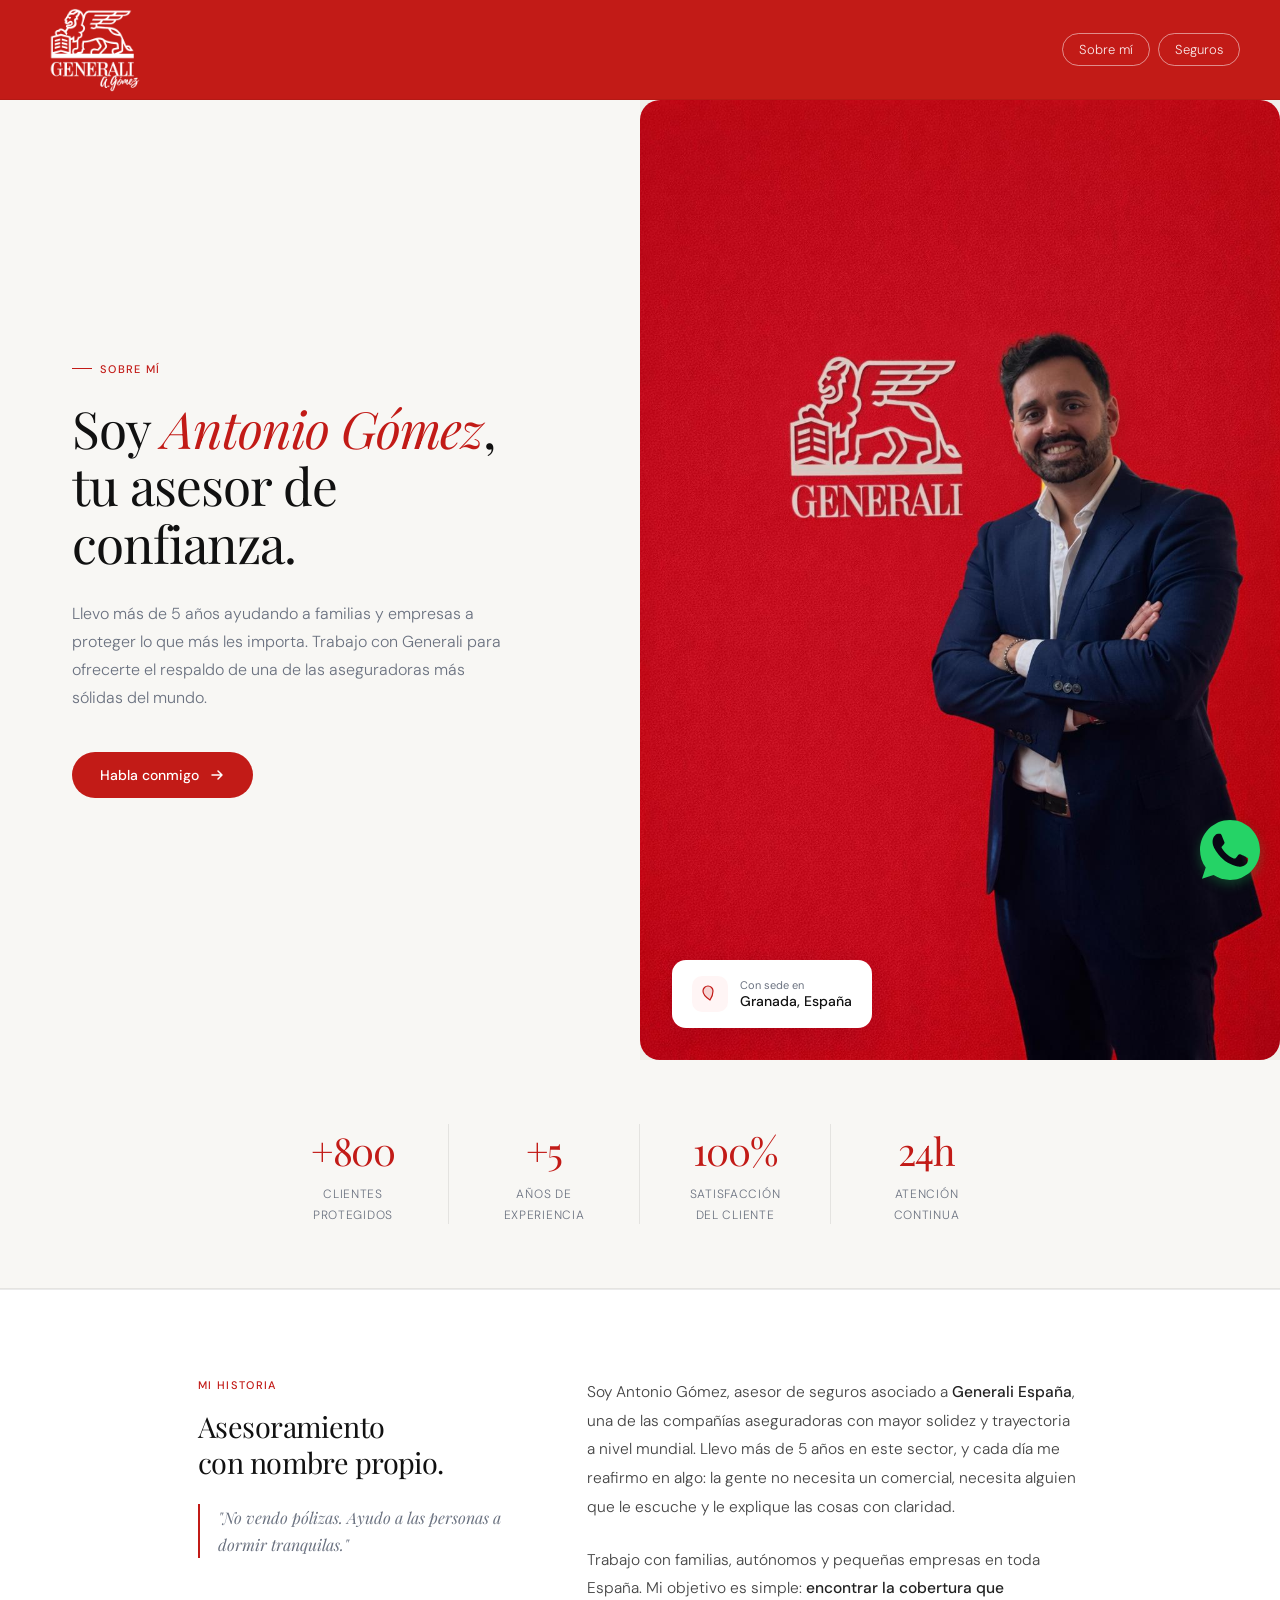
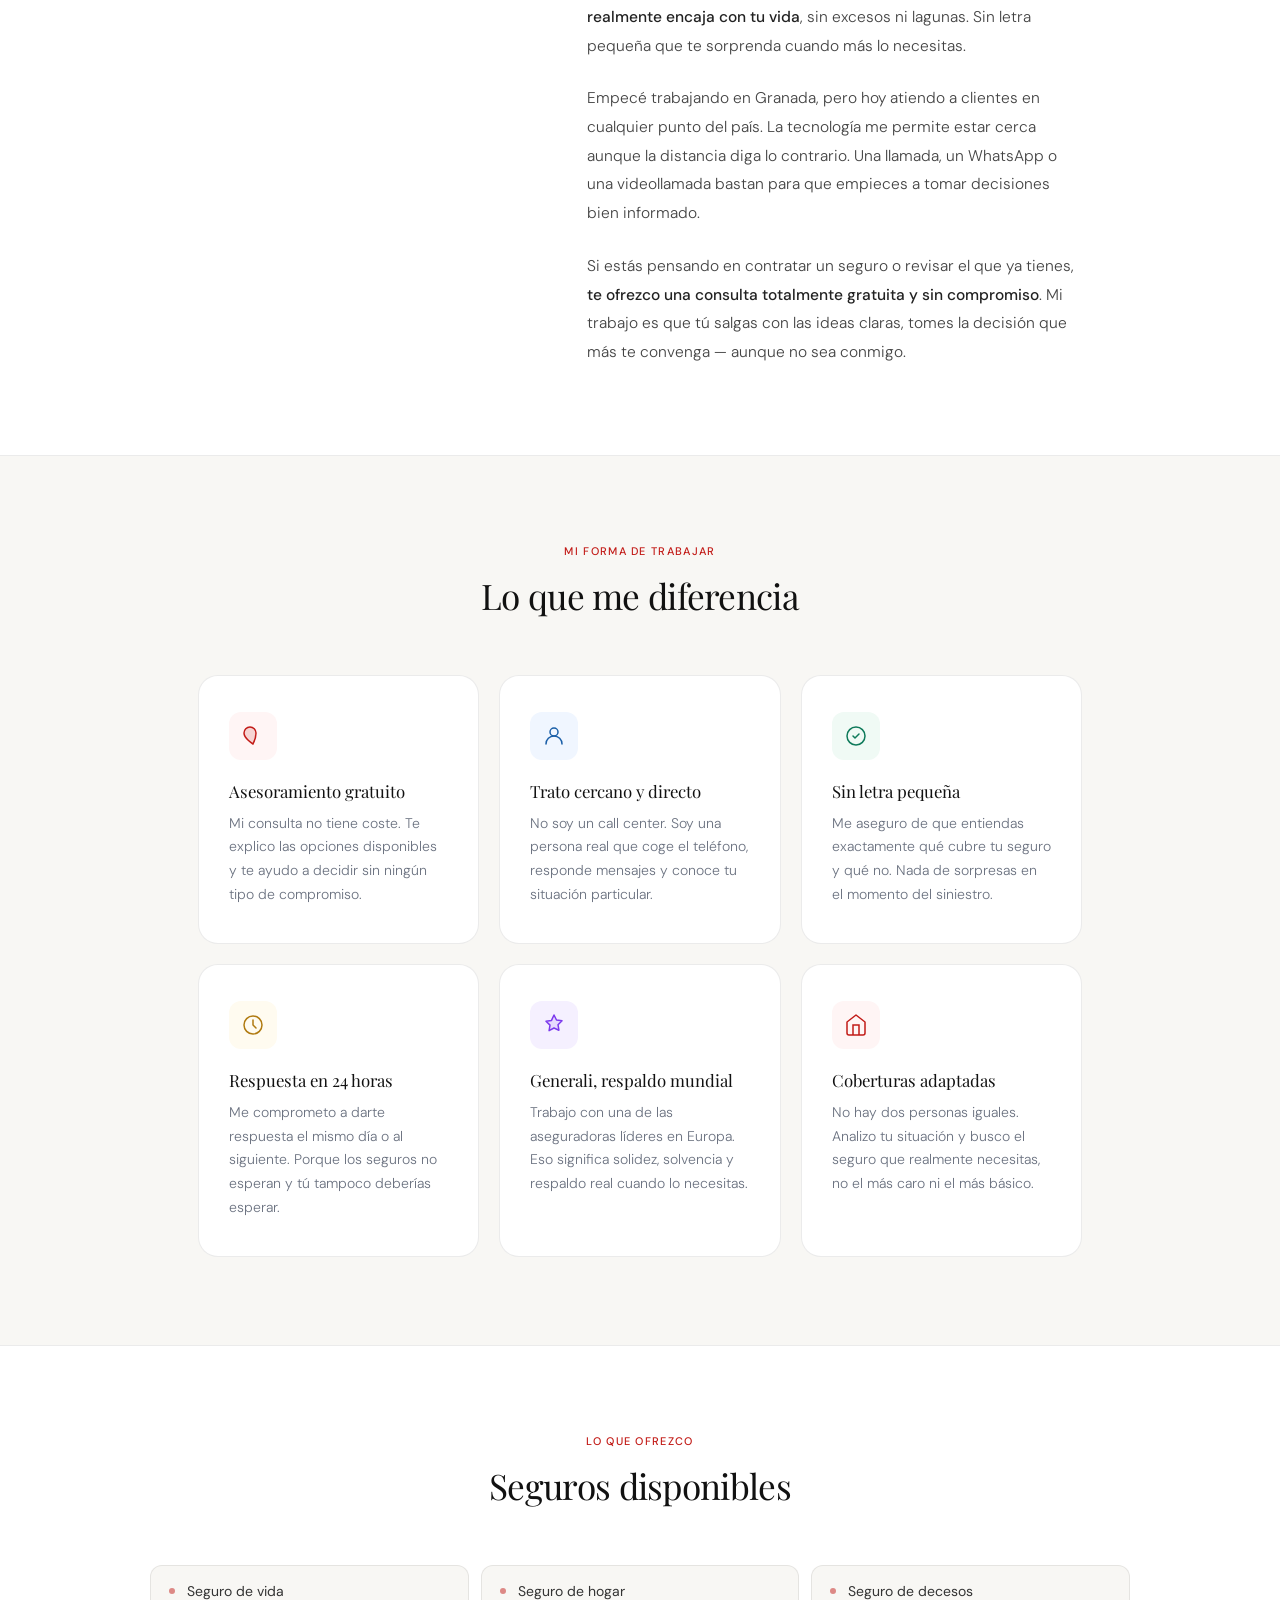
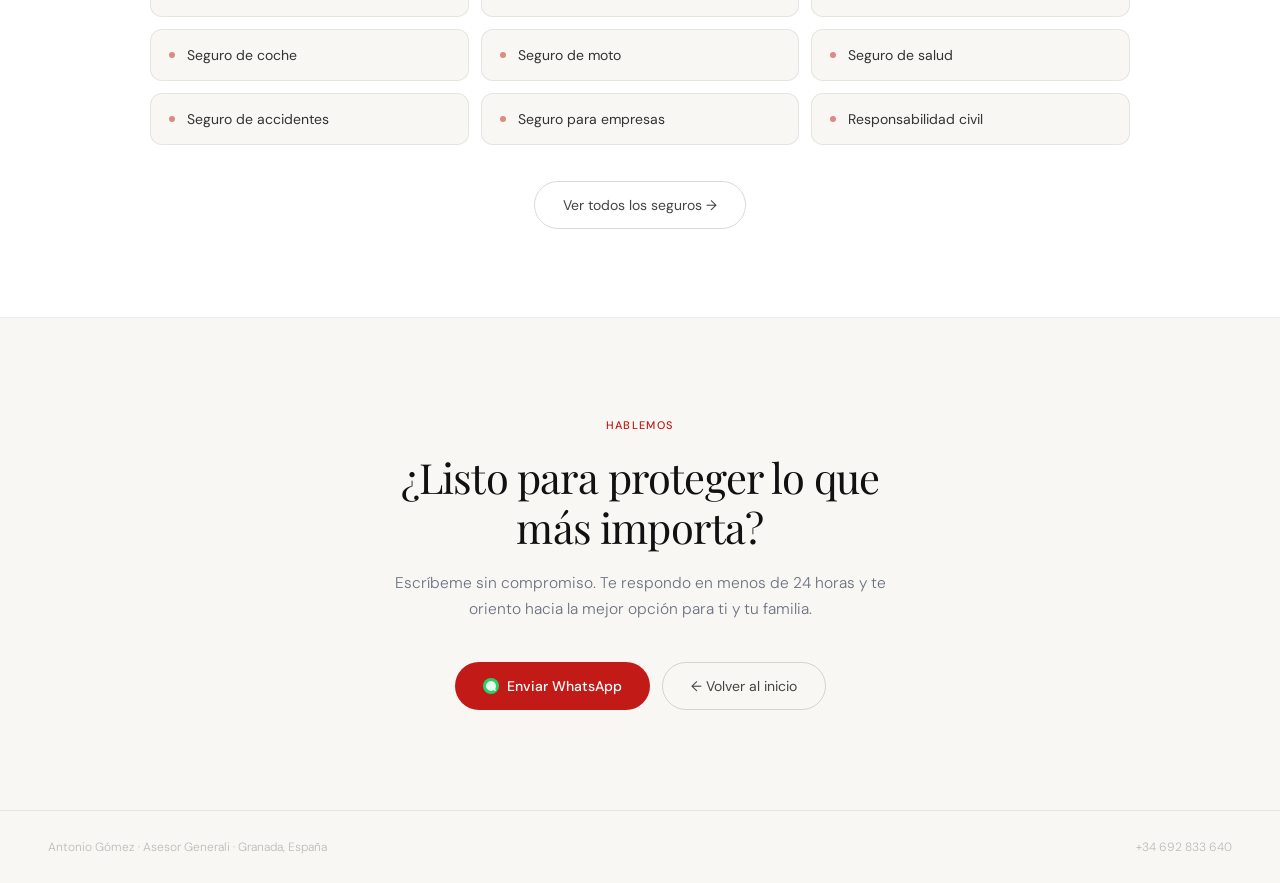
<file: pages/sobreMi.html>
<!DOCTYPE html>
<html lang="es">

<head>
  <meta charset="UTF-8" />
  <meta name="viewport" content="width=device-width, initial-scale=1.0" />
  <title>Sobre mí · Antonio Gómez · Asesor Generali para toda España</title>
  <meta name="description"
    content="Soy Antonio Gómez, asesor de seguros Generali con más de 5 años de experiencia. Trato directo, asesoramiento 100% gratuito y sin compromiso para familias, autónomos y empresas." />
  <link rel="preconnect" href="https://fonts.googleapis.com">
  <link rel="preconnect" href="https://fonts.gstatic.com" crossorigin>
  <link rel="stylesheet" href="../css/styles.css" />
  <link rel="icon" type="image/x-icon" href="../src/img/favicon.ico">
  <link rel="icon" type="image/png" sizes="32x32" href="../src/img/favicon-32x32.png">
  <style>
    html {
      scroll-behavior: smooth;
    }

    /* ── NAV ── */


    .nav-logo-leon {
      height: 110px;
      width: auto;
      display: block;
    }

    .nav-back {
      font-size: 13px;
      font-weight: 400;
      color: rgba(255, 255, 255, 0.85);
      background: transparent;
      border: 1px solid rgba(255, 255, 255, 0.3);
      border-radius: 20px;
      padding: 7px 18px;
      cursor: pointer;
      text-decoration: none;
      transition: all 0.2s;
      display: flex;
      align-items: center;
      gap: 6px;
    }

    .nav-back:hover {
      background: rgba(255, 255, 255, 0.12);
      color: white;
    }

    /* ── HERO SOBRE MÍ ── */
    .about-hero {
      display: grid;
      grid-template-columns: 1fr 1fr;
      min-height: 520px;
      overflow: hidden;
    }

    .about-hero-content {
      padding: 80px 72px;
      display: flex;
      flex-direction: column;
      justify-content: center;
    }

    .about-tag {
      display: inline-flex;
      align-items: center;
      gap: 8px;
      font-size: 11px;
      font-weight: 500;
      letter-spacing: 0.12em;
      text-transform: uppercase;
      color: var(--red);
      margin-bottom: 24px;
    }

    .about-tag::before {
      content: '';
      width: 20px;
      height: 1px;
      background: var(--red);
      display: block;
    }

    .about-hero-title {
      font-family: 'Playfair Display', Georgia, serif;
      font-size: clamp(2.4rem, 4vw, 3.4rem);
      font-weight: 400;
      line-height: 1.12;
      letter-spacing: -0.02em;
      color: #111;
      margin-bottom: 28px;
    }

    .about-hero-title em {
      font-style: italic;
      color: var(--red);
    }

    .about-hero-lead {
      font-size: 1rem;
      line-height: 1.75;
      color: var(--muted);
      max-width: 440px;
      margin-bottom: 40px;
    }

    .about-hero-cta {
      display: inline-flex;
      align-items: center;
      gap: 10px;
      font-size: 14px;
      font-weight: 500;
      color: white;
      background: var(--red);
      border: none;
      border-radius: 30px;
      padding: 14px 28px;
      cursor: pointer;
      text-decoration: none;
      transition: background 0.2s, transform 0.2s;
      width: fit-content;
    }

    .about-hero-cta:hover {
      background: var(--red-dark);
      transform: translateY(-1px);
    }

    .about-hero-photo {
      position: relative;
      background: var(--cream-dark);
      overflow: hidden;
    }

    .photo-placeholder {
      width: 100%;
      height: 100%;
      display: flex;
      align-items: center;
      justify-content: center;
      background: none;
    }

    .profile-photo {
      width: 100%;
      height: 100%;
      object-fit: cover;
      object-position: top;
      border-radius: 20px;
    }

    .photo-placeholder-icon {
      width: 80px;
      height: 80px;
      border-radius: 50%;
      background: rgba(194, 27, 23, 0.08);
      display: flex;
      align-items: center;
      justify-content: center;
      border: 1.5px solid rgba(194, 27, 23, 0.15);
    }

    .photo-placeholder-text {
      font-size: 12px;
      color: #aaa;
      letter-spacing: 0.05em;
    }

    .photo-deco {
      position: absolute;
      bottom: 32px;
      left: 32px;
      background: white;
      border-radius: 14px;
      padding: 16px 20px;
      box-shadow: 0 8px 32px rgba(0, 0, 0, 0.08);
      display: flex;
      align-items: center;
      gap: 12px;
    }

    .photo-deco-icon {
      width: 36px;
      height: 36px;
      background: #fff5f5;
      border-radius: 10px;
      display: flex;
      align-items: center;
      justify-content: center;
      flex-shrink: 0;
    }

    .photo-deco-label {
      font-size: 11px;
      color: var(--muted);
      font-weight: 400;
    }

    .photo-deco-value {
      font-size: 14px;
      font-weight: 500;
      color: #111;
    }

    /* ── NÚMEROS ── */
    .section-divider {
      height: 1px;
      background: var(--border);
      margin: 0;
    }

    .numbers-strip {
      display: grid;
      grid-template-columns: repeat(4, 1fr);
      max-width: 860px;
      margin: 0 auto;
      padding: 64px 48px;
      gap: 0;
    }

    .number-item {
      text-align: center;
      padding: 0 24px;
      border-right: 1px solid var(--border);
    }

    .number-item:last-child {
      border-right: none;
    }

    .number-value {
      font-family: 'Playfair Display', serif;
      font-size: 2.4rem;
      font-weight: 400;
      color: var(--red);
      letter-spacing: -0.03em;
      display: block;
      margin-bottom: 6px;
    }

    .number-label {
      font-size: 12px;
      color: var(--muted);
      letter-spacing: 0.06em;
      text-transform: uppercase;
      line-height: 1.5;
    }

    /* ── BIO ── */
    .bio-section {
      background: white;
      border-top: 1px solid var(--border);
      border-bottom: 1px solid var(--border);
    }

    .bio-inner {
      max-width: 980px;
      margin: 0 auto;
      padding: 88px 48px;
      display: grid;
      grid-template-columns: 1fr 1.6fr;
      gap: 80px;
      align-items: start;
    }

    .bio-sidebar {
      position: sticky;
      top: 100px;
    }

    .bio-sidebar-tag {
      font-size: 11px;
      font-weight: 500;
      letter-spacing: 0.12em;
      text-transform: uppercase;
      color: var(--red);
      margin-bottom: 16px;
    }

    .bio-sidebar-title {
      font-family: 'Playfair Display', serif;
      font-size: 1.8rem;
      font-weight: 400;
      line-height: 1.25;
      letter-spacing: -0.02em;
      color: #111;
      margin-bottom: 24px;
    }

    .bio-sidebar-quote {
      font-family: 'Playfair Display', serif;
      font-style: italic;
      font-size: 1rem;
      line-height: 1.7;
      color: var(--muted);
      border-left: 2px solid var(--red);
      padding-left: 18px;
      margin-top: 24px;
    }

    .bio-content p {
      font-size: 0.97rem;
      line-height: 1.85;
      color: #444;
      margin-bottom: 24px;
    }

    .bio-content p:last-child {
      margin-bottom: 0;
    }

    .bio-content strong {
      font-weight: 500;
      color: #222;
    }

    /* ── VALORES ── */
    .valores-section {
      padding: 88px 48px;
      max-width: 980px;
      margin: 0 auto;
    }

    .section-header {
      text-align: center;
      margin-bottom: 56px;
    }

    .section-header-tag {
      font-size: 11px;
      font-weight: 500;
      letter-spacing: 0.12em;
      text-transform: uppercase;
      color: var(--red);
      margin-bottom: 14px;
      display: block;
    }

    .section-header-title {
      font-family: 'Playfair Display', serif;
      font-size: clamp(1.6rem, 3vw, 2.2rem);
      font-weight: 400;
      letter-spacing: -0.02em;
      color: #111;
    }

    .valores-grid {
      display: grid;
      grid-template-columns: repeat(3, 1fr);
      gap: 20px;
    }

    .valor-card {
      background: white;
      border: 1px solid var(--border);
      border-radius: 20px;
      padding: 36px 30px;
      transition: transform 0.25s ease, box-shadow 0.25s ease;
    }

    .valor-card:hover {
      transform: translateY(-3px);
      box-shadow: 0 16px 40px rgba(0, 0, 0, 0.07);
    }

    .valor-icon {
      width: 48px;
      height: 48px;
      border-radius: 12px;
      display: flex;
      align-items: center;
      justify-content: center;
      margin-bottom: 20px;
    }

    .valor-title {
      font-family: 'Playfair Display', serif;
      font-size: 1.05rem;
      font-weight: 400;
      color: #111;
      margin-bottom: 10px;
    }

    .valor-desc {
      font-size: 0.875rem;
      line-height: 1.7;
      color: var(--muted);
    }

    /* ── SEGUROS LIST ── */
    .seguros-section {
      background: white;
      border-top: 1px solid var(--border);
      border-bottom: 1px solid var(--border);
      padding: 88px 48px;
    }

    .seguros-inner {
      max-width: 980px;
      margin: 0 auto;
    }

    .seguros-list {
      display: grid;
      grid-template-columns: repeat(3, 1fr);
      gap: 12px;
      margin-top: 48px;
    }

    .seguro-item {
      display: flex;
      align-items: center;
      gap: 12px;
      background: var(--cream);
      border: 1px solid var(--border);
      border-radius: 12px;
      padding: 16px 18px;
      font-size: 0.875rem;
      color: #333;
      font-weight: 400;
      transition: all 0.2s;
    }

    .seguro-item:hover {
      background: #fff5f5;
      border-color: rgba(194, 27, 23, 0.15);
      color: var(--red);
    }

    .seguro-dot {
      width: 6px;
      height: 6px;
      border-radius: 50%;
      background: var(--red);
      flex-shrink: 0;
      opacity: 0.5;
    }

    .seguro-item:hover .seguro-dot {
      opacity: 1;
    }

    /* ── CONTACTO ── */
    .contact-section {
      padding: 100px 48px;
      text-align: center;
      max-width: 620px;
      margin: 0 auto;
    }

    .contact-tag {
      font-size: 11px;
      font-weight: 500;
      letter-spacing: 0.12em;
      text-transform: uppercase;
      color: var(--red);
      margin-bottom: 20px;
      display: block;
    }

    .contact-title {
      font-family: 'Playfair Display', serif;
      font-size: clamp(1.8rem, 3.5vw, 2.6rem);
      font-weight: 400;
      letter-spacing: -0.02em;
      line-height: 1.2;
      color: #111;
      margin-bottom: 18px;
    }

    .contact-subtitle {
      font-size: 0.97rem;
      line-height: 1.7;
      color: var(--muted);
      margin-bottom: 40px;
    }

    .contact-actions {
      display: flex;
      gap: 12px;
      justify-content: center;
      flex-wrap: wrap;
    }

    .btn-primary {
      font-size: 14px;
      font-weight: 500;
      color: white;
      background: var(--red);
      border: none;
      border-radius: 30px;
      padding: 14px 28px;
      cursor: pointer;
      text-decoration: none;
      transition: background 0.2s, transform 0.2s;
      display: inline-flex;
      align-items: center;
      gap: 8px;
    }

    .btn-primary:hover {
      background: var(--red-dark);
      transform: translateY(-1px);
    }

    .btn-secondary {
      font-size: 14px;
      font-weight: 400;
      color: #444;
      background: transparent;
      border: 1px solid rgba(0, 0, 0, 0.15);
      border-radius: 30px;
      padding: 14px 28px;
      cursor: pointer;
      text-decoration: none;
      transition: all 0.2s;
      display: inline-flex;
      align-items: center;
      gap: 8px;
    }

    .btn-secondary:hover {
      background: rgba(0, 0, 0, 0.04);
      border-color: rgba(0, 0, 0, 0.25);
    }

    /* ── FOOTER ── */
    footer {
      border-top: 1px solid var(--border);
      padding: 28px 48px;
      display: flex;
      justify-content: space-between;
      align-items: center;
    }

    .footer-left,
    .footer-right {
      font-size: 12px;
      color: #bbb;
    }

    /* ── ANIMACIONES ── */
    @keyframes fadeUp {
      from {
        opacity: 0;
        transform: translateY(18px);
      }

      to {
        opacity: 1;
        transform: translateY(0);
      }
    }

    .fade-up {
      animation: fadeUp 0.65s ease both;
    }

    .fade-up-2 {
      animation-delay: 0.1s;
    }

    .fade-up-3 {
      animation-delay: 0.2s;
    }

    .fade-up-4 {
      animation-delay: 0.3s;
    }

    /* ── RESPONSIVE ── */
    @media (max-width: 860px) {
      nav {
        padding: 0 24px;
      }

      .about-hero {
        grid-template-columns: 1fr;
        min-height: auto;
      }

      .about-hero-content {
        padding: 56px 32px 48px;
      }

      .about-hero-photo {
        min-height: 280px;
      }

      .numbers-strip {
        grid-template-columns: repeat(2, 1fr);
        padding: 48px 32px;
      }

      .number-item {
        padding: 20px;
        border-right: 1px solid var(--border);
        border-bottom: 1px solid var(--border);
      }

      .number-item:nth-child(2n) {
        border-right: none;
      }

      .number-item:nth-child(3),
      .number-item:nth-child(4) {
        border-bottom: none;
      }

      .bio-inner {
        grid-template-columns: 1fr;
        gap: 40px;
        padding: 56px 32px;
      }

      .bio-sidebar {
        position: static;
      }

      .valores-section {
        padding: 64px 32px;
      }

      .valores-grid {
        grid-template-columns: 1fr;
      }

      .seguros-section {
        padding: 64px 32px;
      }

      .seguros-list {
        grid-template-columns: repeat(2, 1fr);
      }

      .contact-section {
        padding: 72px 32px;
      }

      footer {
        flex-direction: column;
        gap: 8px;
        text-align: center;
        padding: 24px 32px;
      }
    }

    @media (max-width: 540px) {
      .seguros-list {
        grid-template-columns: 1fr;
      }

      .contact-actions {
        flex-direction: column;
        align-items: center;
      }
    }
  </style>
  <!-- Google tag (gtag.js) -->
  <script async src="https://www.googletagmanager.com/gtag/js?id=G-WHWX365FH4"></script>
  <script>
    window.dataLayer = window.dataLayer || [];
    function gtag() { dataLayer.push(arguments); }
    gtag('js', new Date());
    gtag('config', 'G-WHWX365FH4');
  </script>
</head>

<body>

  <!-- NAV -->
  <nav>
    <a href="../index.html" class="nav-logo">
      <img src="../src/img/LogoLeon.png" alt="Generali" class="nav-logo-leon">
    </a>
    <div class="nav-actions">
      <a href="../pages/sobreMi.html" class="btn-outline" style="text-decoration:none;">Sobre mí</a>
      <a href="../pages/segurosYprotecciones.html" class="btn-outline">Seguros</a>
    </div>
  </nav>

  <!-- HERO -->
  <section class="about-hero">
    <div class="about-hero-content">
      <span class="about-tag fade-up">Sobre mí</span>
      <h1 class="about-hero-title fade-up fade-up-2">
        Soy <em>Antonio Gómez</em>,<br>tu asesor de confianza.
      </h1>
      <p class="about-hero-lead fade-up fade-up-3">
        Llevo más de 5 años ayudando a familias y empresas a proteger lo que más les importa. Trabajo con Generali para
        ofrecerte el respaldo de una de las aseguradoras más sólidas del mundo.
      </p>
      <a href="https://wa.me/34692833640?text=Hola%20Antonio%2C%20me%20gustar%C3%ADa%20m%C3%A1s%20informaci%C3%B3n%20sobre%20tus%20seguros"
        target="_blank" class="about-hero-cta fade-up fade-up-4">
        Habla conmigo
        <svg width="16" height="16" viewBox="0 0 16 16" fill="none">
          <path d="M3 8h10M9 4l4 4-4 4" stroke="white" stroke-width="1.5" stroke-linecap="round"
            stroke-linejoin="round" />
        </svg>
      </a>
    </div>
    <div class="about-hero-photo">
      <div class="photo-placeholder">
        <img class="profile-photo" src="../src/img/antonio.jpeg">
      </div>
      <div class="photo-deco">
        <div class="photo-deco-icon">
          <svg width="18" height="18" viewBox="0 0 18 18" fill="none">
            <path d="M9 15S2 10.5 2 6a5 5 0 0 1 10 0c0 4.5-3 9-3 9Z" fill="#C21B17" opacity="0.15" />
            <path d="M9 15S2 10.5 2 6a5 5 0 0 1 10 0c0 4.5-3 9-3 9Z" stroke="#C21B17" stroke-width="1.2" />
          </svg>
        </div>
        <div>
          <div class="photo-deco-label">Con sede en</div>
          <div class="photo-deco-value">Granada, España</div>
        </div>
      </div>
    </div>
  </section>

  <!-- NÚMEROS -->
  <div class="numbers-strip">
    <div class="number-item">
      <span class="number-value">+800</span>
      <span class="number-label">Clientes<br>protegidos</span>
    </div>
    <div class="number-item">
      <span class="number-value">+5</span>
      <span class="number-label">Años de<br>experiencia</span>
    </div>
    <div class="number-item">
      <span class="number-value">100%</span>
      <span class="number-label">Satisfacción<br>del cliente</span>
    </div>
    <div class="number-item">
      <span class="number-value">24h</span>
      <span class="number-label">Atención<br>continua</span>
    </div>
  </div>

  <div class="section-divider"></div>

  <!-- BIO -->
  <section class="bio-section">
    <div class="bio-inner">
      <div class="bio-sidebar">
        <p class="bio-sidebar-tag">Mi historia</p>
        <h2 class="bio-sidebar-title">Asesoramiento<br>con nombre propio.</h2>
        <blockquote class="bio-sidebar-quote">
          "No vendo pólizas. Ayudo a las personas a dormir tranquilas."
        </blockquote>
      </div>
      <div class="bio-content">
        <p>
          Soy Antonio Gómez, asesor de seguros asociado a <strong>Generali España</strong>, una de las compañías
          aseguradoras con mayor solidez y trayectoria a nivel mundial. Llevo más de 5 años en este sector, y cada día
          me reafirmo en algo: la gente no necesita un comercial, necesita alguien que le escuche y le explique las
          cosas con claridad.
        </p>
        <p>
          Trabajo con familias, autónomos y pequeñas empresas en toda España. Mi objetivo es simple: <strong>encontrar
            la cobertura que realmente encaja con tu vida</strong>, sin excesos ni lagunas. Sin letra pequeña que te
          sorprenda cuando más lo necesitas.
        </p>
        <p>
          Empecé trabajando en Granada, pero hoy atiendo a clientes en cualquier punto del país. La tecnología me
          permite estar cerca aunque la distancia diga lo contrario. Una llamada, un WhatsApp o una videollamada bastan
          para que empieces a tomar decisiones bien informado.
        </p>
        <p>
          Si estás pensando en contratar un seguro o revisar el que ya tienes, <strong>te ofrezco una consulta
            totalmente gratuita y sin compromiso</strong>. Mi trabajo es que tú salgas con las ideas claras, tomes la
          decisión que más te convenga — aunque no sea conmigo.
        </p>
      </div>
    </div>
  </section>

  <!-- VALORES -->
  <section class="valores-section">
    <div class="section-header">
      <span class="section-header-tag">Mi forma de trabajar</span>
      <h2 class="section-header-title">Lo que me diferencia</h2>
    </div>
    <div class="valores-grid">

      <div class="valor-card">
        <div class="valor-icon" style="background:#fff5f5;">
          <svg width="24" height="24" viewBox="0 0 24 24" fill="none">
            <path d="M12 20S3 14.5 3 9a6 6 0 0 1 12 0c0 5.5-3 11-3 11Z" fill="#C21B17" opacity="0.15" />
            <path d="M12 20S3 14.5 3 9a6 6 0 0 1 12 0c0 5.5-3 11-3 11Z" stroke="#C21B17" stroke-width="1.5" />
          </svg>
        </div>
        <h3 class="valor-title">Asesoramiento gratuito</h3>
        <p class="valor-desc">Mi consulta no tiene coste. Te explico las opciones disponibles y te ayudo a decidir sin
          ningún tipo de compromiso.</p>
      </div>

      <div class="valor-card">
        <div class="valor-icon" style="background:#f0f6ff;">
          <svg width="24" height="24" viewBox="0 0 24 24" fill="none">
            <circle cx="12" cy="8" r="4" stroke="#1a5fa8" stroke-width="1.5" />
            <path d="M4 20c0-4.418 3.582-8 8-8s8 3.582 8 8" stroke="#1a5fa8" stroke-width="1.5"
              stroke-linecap="round" />
          </svg>
        </div>
        <h3 class="valor-title">Trato cercano y directo</h3>
        <p class="valor-desc">No soy un call center. Soy una persona real que coge el teléfono, responde mensajes y
          conoce tu situación particular.</p>
      </div>

      <div class="valor-card">
        <div class="valor-icon" style="background:#f0faf5;">
          <svg width="24" height="24" viewBox="0 0 24 24" fill="none">
            <path d="M9 12l2 2 4-4" stroke="#0e7a5a" stroke-width="1.5" stroke-linecap="round"
              stroke-linejoin="round" />
            <circle cx="12" cy="12" r="9" stroke="#0e7a5a" stroke-width="1.5" />
          </svg>
        </div>
        <h3 class="valor-title">Sin letra pequeña</h3>
        <p class="valor-desc">Me aseguro de que entiendas exactamente qué cubre tu seguro y qué no. Nada de sorpresas en
          el momento del siniestro.</p>
      </div>

      <div class="valor-card">
        <div class="valor-icon" style="background:#fffbf0;">
          <svg width="24" height="24" viewBox="0 0 24 24" fill="none">
            <circle cx="12" cy="12" r="9" stroke="#b07a10" stroke-width="1.5" />
            <path d="M12 7v5l3 3" stroke="#b07a10" stroke-width="1.5" stroke-linecap="round" />
          </svg>
        </div>
        <h3 class="valor-title">Respuesta en 24 horas</h3>
        <p class="valor-desc">Me comprometo a darte respuesta el mismo día o al siguiente. Porque los seguros no esperan
          y tú tampoco deberías esperar.</p>
      </div>

      <div class="valor-card">
        <div class="valor-icon" style="background:#f5f0ff;">
          <svg width="24" height="24" viewBox="0 0 24 24" fill="none">
            <path d="M12 2l2.5 5 5.5.8-4 3.9.9 5.5L12 15l-4.9 2.6.9-5.5L4 8.2l5.5-.8L12 2Z" fill="#7c3aed"
              opacity="0.12" />
            <path d="M12 2l2.5 5 5.5.8-4 3.9.9 5.5L12 15l-4.9 2.6.9-5.5L4 8.2l5.5-.8L12 2Z" stroke="#7c3aed"
              stroke-width="1.5" stroke-linejoin="round" />
          </svg>
        </div>
        <h3 class="valor-title">Generali, respaldo mundial</h3>
        <p class="valor-desc">Trabajo con una de las aseguradoras líderes en Europa. Eso significa solidez, solvencia y
          respaldo real cuando lo necesitas.</p>
      </div>

      <div class="valor-card">
        <div class="valor-icon" style="background:#fff5f5;">
          <svg width="24" height="24" viewBox="0 0 24 24" fill="none">
            <path d="M3 9l9-7 9 7v11a2 2 0 0 1-2 2H5a2 2 0 0 1-2-2V9Z" stroke="#C21B17" stroke-width="1.5"
              stroke-linejoin="round" />
            <path d="M9 22V12h6v10" stroke="#C21B17" stroke-width="1.5" />
          </svg>
        </div>
        <h3 class="valor-title">Coberturas adaptadas</h3>
        <p class="valor-desc">No hay dos personas iguales. Analizo tu situación y busco el seguro que realmente
          necesitas, no el más caro ni el más básico.</p>
      </div>

    </div>
  </section>

  <!-- SEGUROS -->
  <section class="seguros-section">
    <div class="seguros-inner">
      <div class="section-header">
        <span class="section-header-tag">Lo que ofrezco</span>
        <h2 class="section-header-title">Seguros disponibles</h2>
      </div>
      <div class="seguros-list">
        <div class="seguro-item"><span class="seguro-dot"></span>Seguro de vida</div>
        <div class="seguro-item"><span class="seguro-dot"></span>Seguro de hogar</div>
        <div class="seguro-item"><span class="seguro-dot"></span>Seguro de decesos</div>
        <div class="seguro-item"><span class="seguro-dot"></span>Seguro de coche</div>
        <div class="seguro-item"><span class="seguro-dot"></span>Seguro de moto</div>
        <div class="seguro-item"><span class="seguro-dot"></span>Seguro de salud</div>
        <div class="seguro-item"><span class="seguro-dot"></span>Seguro de accidentes</div>
        <div class="seguro-item"><span class="seguro-dot"></span>Seguro para empresas</div>
        <div class="seguro-item"><span class="seguro-dot"></span>Responsabilidad civil</div>
      </div>
      <div style="text-align:center; margin-top:36px;">
        <a href="segurosYprotecciones.html" class="btn-secondary">Ver todos los seguros →</a>
      </div>
    </div>
  </section>

  <!-- CONTACTO -->
  <div class="contact-section">
    <span class="contact-tag">Hablemos</span>
    <h2 class="contact-title">¿Listo para proteger lo que más importa?</h2>
    <p class="contact-subtitle">Escríbeme sin compromiso. Te respondo en menos de 24 horas y te oriento hacia la mejor
      opción para ti y tu familia.</p>
    <div class="contact-actions">
      <a href="https://wa.me/34692833640?text=Hola%20Antonio%2C%20quiero%20informaci%C3%B3n%20sobre%20un%20seguro."
        target="_blank" class="btn-primary">
        <svg width="16" height="16" viewBox="0 0 16 16" fill="none">
          <rect width="16" height="16" rx="8" fill="#25D366" />
          <path d="M8 3a5 5 0 0 1 4.33 7.5L13 13l-2.5-.67A5 5 0 1 1 8 3Z" fill="white" opacity="0.9" />
        </svg>
        Enviar WhatsApp
      </a>
      <a href="../index.html" class="btn-secondary">← Volver al inicio</a>
    </div>
  </div>

  <!-- FOOTER -->
  <footer>
    <span class="footer-left">Antonio Gómez · Asesor Generali · Granada, España</span>
    <span class="footer-right">+34 692 833 640</span>
  </footer>

  <!-- WHATSAPP FLOTANTE -->
  <button class="whatsapp-float"
    onclick="window.open('https://wa.me/34692833640?text=Hola%20Antonio%2C%20quiero%20informaci%C3%B3n%20sobre%20un%20seguro.','_blank')"
    title="WhatsApp">
    <svg viewBox="0 0 48 48" xmlns="http://www.w3.org/2000/svg">
      <g fill="none" fill-rule="evenodd">
        <g fill="#25D366">
          <path
            d="M23.993033,0 C10.762252,0 0,10.765287 0,23.999801 C0,29.248451 1.692661,34.116025 4.570026,38.066947 L1.579605,46.983798 L10.804449,44.035539 C14.598605,46.546975 19.126434,48 24.006967,48 C37.237748,48 48,37.234315 48,24.000199 C48,10.765685 37.237748,0.000398 24.006967,0.000398 L23.993033,0.000398 L23.993033,0 Z M17.29285,12.190836 C16.827488,11.07628 16.474784,11.034071 15.769774,11.005401 C15.529728,10.991464 15.262214,10.977527 14.96564,10.977527 C14.04845,10.977527 13.089462,11.245514 12.511043,11.838033 C11.806033,12.557577 10.056843,14.23638 10.056843,17.679202 C10.056843,21.122023 12.567571,24.451756 12.905944,24.917648 C13.258648,25.382743 17.800808,32.55031 24.853297,35.471492 C30.368379,37.757149 32.00491,37.545307 33.260074,37.27732 C35.093658,36.882308 37.393002,35.527239 37.971421,33.891043 C38.54984,32.25405 38.54984,30.857171 38.380255,30.560912 C38.211068,30.264652 37.745308,30.095816 37.040298,29.742615 C36.335288,29.389811 32.90737,27.696673 32.25849,27.470894 C31.623543,27.231179 31.017259,27.315995 30.537963,27.99333 C29.860819,28.938653 29.198006,29.89831 28.661785,30.476494 C28.238619,30.928051 27.547144,30.984595 26.969123,30.744481 C26.193254,30.420348 24.021298,29.657798 21.340985,27.273388 C19.267356,25.42535 17.856938,23.125756 17.448104,22.434484 C17.038871,21.729275 17.405907,21.319529 17.729948,20.938852 C18.082653,20.501232 18.421026,20.191036 18.77373,19.781688 C19.126434,19.372738 19.323884,19.160897 19.549599,18.681068 C19.789645,18.215575 19.62006,17.735746 19.450874,17.382942 C19.281687,17.030139 17.871269,13.587317 17.29285,12.190836 Z" />
        </g>
      </g>
    </svg>
  </button>

</body>

</html>
</file>
<file: css/styles.css>
@import url('https://fonts.googleapis.com/css2?family=Playfair+Display:ital,wght@0,400;0,500;1,400&family=DM+Sans:wght@300;400;500&display=swap');

*,
*::before,
*::after {
  box-sizing: border-box;
  margin: 0;
  padding: 0;
}

:root {
  --red: #C21B17;
  --red-dark: #8F1411;
  --cream: #F8F7F4;
  --cream-dark: #F0EEE9;
  --text: #1A1A1A;
  --muted: #6B7280;
  --border: rgba(0, 0, 0, 0.08);
}

body {
  min-height: 100vh;
  background: var(--cream);
  font-family: 'DM Sans', 'Helvetica Neue', Helvetica, Arial, sans-serif;
  font-weight: 300;
  color: var(--text);
  -webkit-font-smoothing: antialiased;
}

/* ── NAV ── */
nav {
  display: flex;
  justify-content: space-between;
  align-items: center;
  padding: 0 40px;
  height: 100px;
  background: var(--red);
  backdrop-filter: blur(12px);
  border-bottom: 1px solid rgba(0, 0, 0, 0.07);
  position: sticky;
  top: 0;
  z-index: 100;
}

.nav-logo {
  display: flex;
  align-items: center;
}

.nav-logo-leon {
  height: 110px;
  width: auto;
  display: block;
}

.nav-actions {
  display: flex;
  gap: 8px;
}

/* ── BUTTONS ── */
.btn-outline {
  font-family: 'DM Sans', 'Helvetica Neue', Helvetica, Arial, sans-serif;
  font-size: 13px;
  padding: 7px 16px;
  border: 1.5px solid rgba(255, 255, 255, 0.5);
  border-radius: 20px;
  background: transparent;
  cursor: pointer;
  color: rgba(255, 255, 255, 0.9);
  transition: all 0.2s;
  text-decoration: none;
}

.btn-outline:hover {
  background: rgba(255, 255, 255, 0.12);
  border-color: rgba(255, 255, 255, 0.8);
  color: white;
}

.btn-dark {
  font-family: 'DM Sans', 'Helvetica Neue', Helvetica, Arial, sans-serif;
  font-size: 14px;
  padding: 13px 28px;
  border-radius: 30px;
  background: #25D366;
  color: white;
  border: none;
  cursor: pointer;
  transition: background 0.2s;
  text-decoration: none;
  display: inline-flex;
  align-items: center;
  gap: 8px;
}

.btn-dark:hover {
  background: #1ebe57;
}

.btn-ghost {
  font-family: 'Helvetica Neue', Helvetica, Arial, sans-serif;
  font-size: 14px;
  padding: 13px 28px;
  border-radius: 30px;
  background: transparent;
  color: #333;
  border: 1px solid rgba(0, 0, 0, 0.2);
  cursor: pointer;
  transition: background 0.2s;
}

.btn-ghost:hover {
  background: rgba(0, 0, 0, 0.04);
}

/* ── PAGE HEADER ── */
.page-header {
  text-align: center;
  padding: 64px 24px 48px;
  max-width: 680px;
  margin: 0 auto;
}

.page-header-title {
  font-size: clamp(2rem, 4vw, 2.8rem);
  font-weight: 400;
  letter-spacing: -0.03em;
  color: #111;
  margin: 8px 0 16px;
}

.page-header-subtitle {
  font-size: 1rem;
  color: #777;
  font-family: 'Helvetica Neue', Helvetica, Arial, sans-serif;
  font-weight: 300;
  line-height: 1.65;
}

/* ── SEGUROS GRID ── */
.seguros-grid {
  display: grid;
  grid-template-columns: repeat(auto-fit, minmax(280px, 1fr));
  gap: 16px;
  max-width: 1000px;
  margin: 0 auto 80px;
  padding: 0 24px;
}

/* ── CARD PHOTO ── */
.card-photo {
  width: 100%;
  height: 160px;
  border-radius: 12px;
  margin-bottom: 20px;
  overflow: hidden;
}

.card-photo img {
  width: 100%;
  height: 100%;
  object-fit: cover;
}

.card-photo--empty {
  background: #f3f3f1;
  display: flex;
  align-items: center;
  justify-content: center;
}

.card-photo--empty span {
  font-size: 0.75rem;
  color: #bbb;
  font-family: 'Helvetica Neue', Helvetica, Arial, sans-serif;
}

/* ── CARD TAGLINE NEUTRAL ── */
.card-tagline--neutral {
  color: #555;
}

.card-cta--neutral {
  color: #555;
}

.btn-red-large {
  font-family: 'Helvetica Neue', Helvetica, Arial, sans-serif;
  font-size: 14px;
  font-weight: 500;
  padding: 14px 32px;
  margin-bottom: 16px;
  border-radius: 30px;
  background: var(--red);
  color: white;
  border: none;
  cursor: pointer;
  letter-spacing: -0.01em;
  transition: background 0.2s;
}

.btn-red-large:hover {
  background: var(--red-dark);
}

/* ── HERO ── */
.hero {
  text-align: center;
  padding: 80px 24px 60px;
  max-width: 680px;
  margin: 0 auto;
}

.hero-badge {
  display: inline-flex;
  align-items: center;
  gap: 8px;
  background: white;
  border: 1px solid rgba(194, 27, 23, 0.2);
  border-radius: 20px;
  padding: 5px 14px;
  margin-bottom: 28px;
  font-size: 13px;
  font-family: 'Helvetica Neue', Helvetica, Arial, sans-serif;
  color: #C21B17;
  letter-spacing: 0.01em;
}

.hero-badge-dot {
  width: 6px;
  height: 6px;
  border-radius: 50%;
  background: #2217c2;
  display: inline-block;
  flex-shrink: 0;
}

h1 {
  font-size: clamp(2.2rem, 5vw, 3.2rem);
  font-weight: 400;
  line-height: 1.15;
  letter-spacing: -0.03em;
  margin: 0 0 20px;
  color: var(--text);
  font-family: 'Playfair Display', Georgia, serif;
}

h1 em {
  font-style: italic;
  color: #C21B17;
}

.hero-subtitle {
  font-size: 1.05rem;
  line-height: 1.65;
  color: #555;
  font-family: 'Helvetica Neue', Helvetica, Arial, sans-serif;
  font-weight: 300;
  max-width: 500px;
  margin: 0 auto 36px;
}

.hero-actions {
  display: flex;
  gap: 12px;
  justify-content: center;
  flex-wrap: wrap;
}

/* ── STATS ── */
.stats-strip {
  display: flex;
  justify-content: center;
  max-width: 560px;
  margin: 0 auto 72px;
  padding: 0 24px;
  flex-wrap: wrap;
}

.stat-item {
  flex: 1;
  min-width: 120px;
  text-align: center;
  padding: 20px 16px;
  border-right: 1px solid rgba(0, 0, 0, 0.1);
}

.stat-item:last-child {
  border-right: none;
}

.stat-value {
  font-family: 'Playfair Display', serif;
  font-size: 2.4rem;
  font-weight: 400;
  color: var(--red);
  letter-spacing: -0.03em;
  display: block;
  margin-bottom: 6px;
}

.stat-label {
  font-size: 12px;
  color: var(--muted);
  letter-spacing: 0.06em;
  text-transform: uppercase;
  line-height: 1.5;
}

/* ── SECTION HEADING ── */
.section-heading {
  text-align: center;
  margin-bottom: 36px;
  padding: 0 24px;
}

.section-label {
  font-family: 'Helvetica Neue', Helvetica, Arial, sans-serif;
  font-size: 0.7rem;
  letter-spacing: 0.12em;
  text-transform: uppercase;
  color: #999;
  margin-bottom: 10px;
}

h2 {
  font-size: clamp(1.5rem, 3vw, 2rem);
  font-weight: 400;
  letter-spacing: -0.03em;
  color: var(--text);
  font-family: 'Playfair Display', Georgia, serif;
}

/* ── CARDS ── */
.cards-grid {
  display: grid;
  grid-template-columns: repeat(auto-fit, minmax(280px, 1fr));
  gap: 16px;
  max-width: 1000px;
  margin: 0 auto 80px;
  padding: 0 24px;
}

.card {
  background: white;
  border-radius: 20px;
  padding: 32px 28px;
  border: 1px solid rgba(0, 0, 0, 0.07);
  cursor: pointer;
  transition: transform 0.25s ease, box-shadow 0.25s ease;
  box-shadow: 0 2px 12px rgba(0, 0, 0, 0.04);
  position: relative;
  overflow: hidden;
}

.card:hover {
  transform: translateY(-4px);
  box-shadow: 0 20px 40px rgba(0, 0, 0, 0.1);
}

.card-badge {
  position: absolute;
  top: 20px;
  right: 20px;
  border-radius: 20px;
  padding: 3px 10px;
  font-size: 0.7rem;
  font-family: 'Helvetica Neue', Helvetica, Arial, sans-serif;
  font-weight: 500;
  background: #fff5f5;
  color: #C21B17;
  border: 1px solid rgba(194, 27, 23, 0.19);
}

.card-icon {
  width: 56px;
  height: 56px;
  border-radius: 14px;
  display: flex;
  align-items: center;
  justify-content: center;
  margin-bottom: 24px;
}

.card-icon--vida {
  background: #fff5f5;
}

.card-icon--hogar {
  background: #f0f6ff;
}

.card-icon--decesos {
  background: #f0faf5;
}

.card-tagline {
  font-family: 'Helvetica Neue', Helvetica, Arial, sans-serif;
  font-size: 0.7rem;
  letter-spacing: 0.1em;
  text-transform: uppercase;
  margin: 0 0 6px;
  font-weight: 500;
}

.card-tagline--vida {
  color: #C21B17;
}

.card-tagline--hogar {
  color: #1a5fa8;
}

.card-tagline--decesos {
  color: #0e7a5a;
}

.card h3 {
  font-size: 1.2rem;
  font-weight: 400;
  letter-spacing: -0.02em;
  color: #111;
  margin: 0 0 12px;
}

.card p {
  font-size: 0.88rem;
  line-height: 1.65;
  color: #666;
  font-family: 'Helvetica Neue', Helvetica, Arial, sans-serif;
  font-weight: 300;
  margin: 0 0 28px;
}

.card-cta {
  display: flex;
  align-items: center;
  gap: 6px;
  font-family: 'Helvetica Neue', Helvetica, Arial, sans-serif;
  font-size: 0.85rem;
  font-weight: 500;
  background: transparent;
  border: none;
  padding: 0;
  cursor: pointer;
  letter-spacing: -0.01em;
}

.card-cta--vida {
  color: #C21B17;
}

.card-cta--hogar {
  color: #1a5fa8;
}

.card-cta--decesos {
  color: #0e7a5a;
}

/* ── TRUST ── */
.trust-section {
  background: white;
  border-top: 1px solid rgba(0, 0, 0, 0.07);
  border-bottom: 1px solid rgba(0, 0, 0, 0.07);
  padding: 60px 24px;
  text-align: center;
}

.trust-label {
  font-family: 'Helvetica Neue', Helvetica, Arial, sans-serif;
  font-size: 0.7rem;
  letter-spacing: 0.12em;
  text-transform: uppercase;
  color: #aaa;
  margin-bottom: 20px;
}

.trust-section h2 {
  font-size: clamp(1.4rem, 3vw, 1.9rem);
  max-width: 520px;
  margin: 0 auto 48px;
}

.trust-list {
  display: flex;
  justify-content: center;
  gap: 32px;
  flex-wrap: wrap;
  max-width: 700px;
  margin: 0 auto;
}

.trust-item {
  display: flex;
  align-items: center;
  gap: 8px;
  font-family: 'Helvetica Neue', Helvetica, Arial, sans-serif;
  font-size: 0.88rem;
  color: #444;
}

.trust-check {
  color: #C21B17;
  font-weight: 600;
}

/* ── FOOTER CTA ── */
.footer-cta {
  text-align: center;
  padding: 80px 24px;
  background: #f8f7f4;
}

.footer-cta h2 {
  font-size: clamp(1.5rem, 3vw, 2rem);
  margin: 0 0 12px;
}

.footer-cta p {
  font-family: 'Helvetica Neue', Helvetica, Arial, sans-serif;
  font-size: 0.95rem;
  color: #777;
  font-weight: 300;
  margin: 0 0 32px;
}

.footer-meta {
  margin-top: 16px;
  font-family: 'Helvetica Neue', Helvetica, Arial, sans-serif;
  font-size: 0.75rem;
  color: #bbb;
}

/* ── REDES SOCIALES FOOTER ── */
.footer-social {
  display: flex;
  justify-content: center;
  gap: 16px;
  margin-top: 16px;
}

.footer-social-link {
  color: #bbb;
  transition: color 0.2s, transform 0.2s;
  display: flex;
  align-items: center;
}

.footer-social-link:hover {
  color: var(--red);
  transform: translateY(-2px);
}

/* ── BOTÓN FLOTANTE WHATSAPP ── */
.whatsapp-float {
  position: fixed;
  bottom: 20px;
  right: 20px;
  width: 60px;
  height: 60px;
  background-color: transparent;
  border-radius: 50%;
  display: flex;
  justify-content: center;
  align-items: center;
  cursor: pointer;
  box-shadow: 0 4px 12px rgba(37, 211, 102, 0.3);
  z-index: 999;
  transition: all 0.3s ease;
  text-decoration: none;
  border: none;
  padding: 0;
}

.whatsapp-float:hover {
  transform: scale(1.1);
  box-shadow: 0 6px 16px rgba(37, 211, 102, 0.5);
}

.whatsapp-float:active {
  transform: scale(0.95);
}

.whatsapp-float svg {
  width: 60px;
  height: 60px;
  filter: drop-shadow(0 2px 4px rgba(0, 0, 0, 0.1));
}

/* Para pantallas móviles */
@media (max-width: 768px) {
  nav {
    padding: 0 20px;
  }

  .nav-logo-text {
    font-size: 14px;
  }

  .whatsapp-float {
    width: 55px;
    height: 55px;
  }

  .whatsapp-float svg {
    width: 55px;
    height: 55px;
  }
}

/* ── RESPONSIVE ── */
@media (max-width: 600px) {
  nav {
    padding: 0 20px;
  }

  .nav-logo-text {
    font-size: 14px;
  }
}

/* ── SEGURO DETAIL PAGE ── */
.seguro-hero {
  max-width: 780px;
  margin: 0 auto;
  padding: 56px 24px 48px;
}

.seguro-back {
  display: inline-flex;
  align-items: center;
  gap: 6px;
  font-family: 'Helvetica Neue', Helvetica, Arial, sans-serif;
  font-size: 0.8rem;
  color: #888;
  text-decoration: none;
  margin-bottom: 36px;
  transition: color 0.2s;
  letter-spacing: 0.02em;
}

.seguro-back:hover {
  color: #333;
}

.seguro-back svg {
  transition: transform 0.2s;
}

.seguro-back:hover svg {
  transform: translateX(-3px);
}

.seguro-header {
  display: flex;
  align-items: flex-start;
  gap: 24px;
  margin-bottom: 32px;
}

.seguro-icon-wrap {
  width: 72px;
  height: 72px;
  border-radius: 18px;
  display: flex;
  align-items: center;
  justify-content: center;
  flex-shrink: 0;
}

.seguro-tagline {
  font-family: 'Helvetica Neue', Helvetica, Arial, sans-serif;
  font-size: 0.7rem;
  letter-spacing: 0.12em;
  text-transform: uppercase;
  font-weight: 600;
  margin: 0 0 6px;
}

.seguro-titulo {
  font-size: clamp(2rem, 4vw, 2.8rem);
  font-weight: 400;
  letter-spacing: -0.03em;
  color: #111;
  margin: 0 0 10px;
  line-height: 1.1;
}

.seguro-subtitulo {
  font-family: 'Helvetica Neue', Helvetica, Arial, sans-serif;
  font-size: 1rem;
  color: #666;
  font-weight: 300;
  line-height: 1.6;
  margin: 0;
}

.seguro-divider {
  border: none;
  border-top: 1px solid rgba(0, 0, 0, 0.08);
  max-width: 780px;
  margin: 0 auto 48px;
}

.seguro-content {
  max-width: 780px;
  margin: 0 auto 48px;
  padding: 0 24px;
  display: grid;
  grid-template-columns: 1fr 1fr;
  gap: 24px;
}

.seguro-descripcion {
  grid-column: 1 / -1;
  font-family: 'Helvetica Neue', Helvetica, Arial, sans-serif;
  font-size: 0.95rem;
  line-height: 1.75;
  color: #444;
  font-weight: 300;
}

.seguro-block {
  background: white;
  border-radius: 20px;
  padding: 28px;
  border: 1px solid rgba(0, 0, 0, 0.07);
  box-shadow: 0 2px 12px rgba(0, 0, 0, 0.04);
}

.seguro-block h4 {
  font-family: 'Helvetica Neue', Helvetica, Arial, sans-serif;
  font-size: 0.7rem;
  letter-spacing: 0.1em;
  text-transform: uppercase;
  color: #aaa;
  margin: 0 0 16px;
  font-weight: 600;
}

.seguro-list {
  list-style: none;
  padding: 0;
  margin: 0;
  display: flex;
  flex-direction: column;
  gap: 10px;
}

.seguro-list li {
  display: flex;
  align-items: flex-start;
  gap: 10px;
  font-family: 'Helvetica Neue', Helvetica, Arial, sans-serif;
  font-size: 0.875rem;
  color: #444;
  font-weight: 300;
  line-height: 1.4;
}

.seguro-list li .check {
  width: 18px;
  height: 18px;
  border-radius: 50%;
  display: flex;
  align-items: center;
  justify-content: center;
  flex-shrink: 0;
  margin-top: 1px;
  font-size: 10px;
  font-weight: 700;
  color: white;
}

.seguro-para-ti {
  max-width: 780px;
  margin: 0 auto 48px;
  padding: 0 24px;
}

.seguro-para-ti-inner {
  border-radius: 20px;
  padding: 28px 32px;
  display: flex;
  align-items: flex-start;
  gap: 16px;
}

.seguro-para-ti-inner .emoji {
  font-size: 1.4rem;
  flex-shrink: 0;
  margin-top: 2px;
}

.seguro-para-ti-inner p {
  font-family: 'Helvetica Neue', Helvetica, Arial, sans-serif;
  font-size: 0.9rem;
  line-height: 1.65;
  font-weight: 300;
  margin: 0;
  color: #333;
}

.seguro-para-ti-inner strong {
  display: block;
  font-size: 0.7rem;
  letter-spacing: 0.1em;
  text-transform: uppercase;
  margin-bottom: 6px;
  font-weight: 600;
}

.seguro-cta {
  text-align: center;
  padding: 60px 24px 80px;
  background: white;
  border-top: 1px solid rgba(0, 0, 0, 0.07);
}

.seguro-cta h2 {
  font-size: clamp(1.4rem, 3vw, 1.9rem);
  font-weight: 400;
  letter-spacing: -0.03em;
  margin: 0 0 12px;
  color: #111;
}

.seguro-cta p {
  font-family: 'Helvetica Neue', Helvetica, Arial, sans-serif;
  font-size: 0.9rem;
  color: #888;
  font-weight: 300;
  margin: 0 0 28px;
}

.seguro-not-found {
  text-align: center;
  padding: 120px 24px;
}

.seguro-not-found h2 {
  font-size: 1.5rem;
  color: #333;
  margin-bottom: 12px;
}

.seguro-not-found p {
  font-family: 'Helvetica Neue', Helvetica, Arial, sans-serif;
  color: #888;
  font-size: 0.9rem;
  margin-bottom: 24px;
}

@media (max-width: 640px) {
  .seguro-content {
    grid-template-columns: 1fr;
  }

  .seguro-descripcion {
    grid-column: 1;
  }

  .seguro-header {
    flex-direction: column;
    gap: 16px;
  }
}

/* ════════════════════════════════════
   CALCULADORA DE SEGUROS
   ════════════════════════════════════ */

.calculadora {
  background: white;
  border-top: 1px solid rgba(0, 0, 0, 0.07);
  border-bottom: 1px solid rgba(0, 0, 0, 0.07);
  padding: 72px 24px 80px;
}

.calc-inner {
  max-width: 720px;
  margin: 0 auto;
  position: relative;
}

/* ── Cabecera ── */
.calc-header {
  text-align: center;
  margin-bottom: 52px;
}

.calc-label {
  font-family: 'Helvetica Neue', Helvetica, Arial, sans-serif;
  font-size: 0.7rem;
  letter-spacing: 0.12em;
  text-transform: uppercase;
  color: #C21B17;
  margin-bottom: 10px;
}

.calc-titulo {
  font-size: clamp(1.6rem, 3.5vw, 2.2rem);
  font-weight: 400;
  letter-spacing: -0.03em;
  color: #111;
  margin-bottom: 12px;
  line-height: 1.2;
}

.calc-subtitulo {
  font-family: 'Helvetica Neue', Helvetica, Arial, sans-serif;
  font-size: 0.9rem;
  color: #888;
  font-weight: 300;
  line-height: 1.6;
}

/* ── Progreso ── */
.calc-progress {
  height: 3px;
  background: rgba(0, 0, 0, 0.07);
  border-radius: 2px;
  margin-top: 40px;
  overflow: hidden;
}

.calc-progress-bar {
  height: 100%;
  background: #C21B17;
  border-radius: 2px;
  width: 0%;
  transition: width 0.4s ease;
}

/* ── Pasos ── */
.calc-step {
  display: none;
  animation: calcFadeIn 0.3s ease;
}

.calc-step.active {
  display: block;
}

@keyframes calcFadeIn {
  from {
    opacity: 0;
    transform: translateY(10px);
  }

  to {
    opacity: 1;
    transform: translateY(0);
  }
}

.calc-step-label {
  font-family: 'Helvetica Neue', Helvetica, Arial, sans-serif;
  font-size: 0.7rem;
  letter-spacing: 0.1em;
  text-transform: uppercase;
  color: #bbb;
  margin-bottom: 8px;
}

.calc-step-titulo {
  font-size: 1.3rem;
  font-weight: 400;
  letter-spacing: -0.02em;
  color: #111;
  margin-bottom: 28px;
}

/* ── Grid opciones seguro ── */
.calc-opciones-grid {
  display: grid;
  grid-template-columns: repeat(4, 1fr);
  gap: 10px;
  margin-bottom: 32px;
}

@media (max-width: 560px) {
  .calc-opciones-grid {
    grid-template-columns: repeat(2, 1fr);
  }
}

.calc-opcion {
  display: flex;
  flex-direction: column;
  align-items: center;
  gap: 8px;
  padding: 20px 12px;
  border: 1.5px solid rgba(0, 0, 0, 0.1);
  border-radius: 16px;
  background: #fafafa;
  cursor: pointer;
  transition: all 0.2s ease;
  font-family: 'Helvetica Neue', Helvetica, Arial, sans-serif;
}

.calc-opcion:hover {
  border-color: rgba(194, 27, 23, 0.35);
  background: #fff5f5;
  transform: translateY(-2px);
}

.calc-opcion.selected {
  border-color: #C21B17;
  background: #fff5f5;
  box-shadow: 0 0 0 3px rgba(194, 27, 23, 0.1);
}

.calc-opcion-icon {
  font-size: 1.6rem;
}

.calc-opcion-nombre {
  font-size: 0.78rem;
  font-weight: 500;
  color: #333;
  letter-spacing: -0.01em;
}

/* ── Campos ── */
.calc-campos {
  display: flex;
  flex-direction: column;
  gap: 28px;
  margin-bottom: 36px;
}

.calc-campo-label {
  display: block;
  font-family: 'Helvetica Neue', Helvetica, Arial, sans-serif;
  font-size: 0.82rem;
  font-weight: 500;
  color: #444;
  margin-bottom: 12px;
  letter-spacing: -0.01em;
}

/* ── Slider ── */
.calc-slider-wrap {
  display: flex;
  align-items: center;
  gap: 16px;
}

.calc-slider {
  flex: 1;
  -webkit-appearance: none;
  appearance: none;
  height: 4px;
  border-radius: 2px;
  background: rgba(0, 0, 0, 0.1);
  outline: none;
  cursor: pointer;
}

.calc-slider::-webkit-slider-thumb {
  -webkit-appearance: none;
  width: 20px;
  height: 20px;
  border-radius: 50%;
  background: #C21B17;
  cursor: pointer;
  box-shadow: 0 2px 6px rgba(194, 27, 23, 0.35);
  transition: transform 0.15s;
}

.calc-slider::-webkit-slider-thumb:hover {
  transform: scale(1.15);
}

.calc-slider-valor {
  font-family: 'Helvetica Neue', Helvetica, Arial, sans-serif;
  font-size: 0.88rem;
  font-weight: 600;
  color: #111;
  white-space: nowrap;
  min-width: 80px;
  text-align: right;
}

/* ── Stepper ── */
.calc-stepper {
  display: inline-flex;
  align-items: center;
  gap: 0;
  border: 1.5px solid rgba(0, 0, 0, 0.12);
  border-radius: 12px;
  overflow: hidden;
}

.calc-stepper-btn {
  width: 44px;
  height: 44px;
  border: none;
  background: #fafafa;
  font-size: 1.2rem;
  cursor: pointer;
  color: #333;
  transition: background 0.15s;
  font-family: 'Helvetica Neue', Helvetica, Arial, sans-serif;
}

.calc-stepper-btn:hover {
  background: #f0f0f0;
}

.calc-stepper-val {
  min-width: 48px;
  text-align: center;
  font-family: 'Helvetica Neue', Helvetica, Arial, sans-serif;
  font-size: 1rem;
  font-weight: 600;
  color: #111;
  border-left: 1.5px solid rgba(0, 0, 0, 0.1);
  border-right: 1.5px solid rgba(0, 0, 0, 0.1);
  padding: 0 8px;
  line-height: 44px;
}

/* ── Select ── */
.calc-select {
  width: 100%;
  padding: 12px 16px;
  border: 1.5px solid rgba(0, 0, 0, 0.12);
  border-radius: 12px;
  background: white;
  font-family: 'Helvetica Neue', Helvetica, Arial, sans-serif;
  font-size: 0.88rem;
  color: #333;
  cursor: pointer;
  outline: none;
  appearance: none;
  background-image: url("data:image/svg+xml,%3Csvg xmlns='http://www.w3.org/2000/svg' width='12' height='8' viewBox='0 0 12 8'%3E%3Cpath d='M1 1l5 5 5-5' stroke='%23999' stroke-width='1.5' fill='none' stroke-linecap='round'/%3E%3C/svg%3E");
  background-repeat: no-repeat;
  background-position: right 14px center;
  padding-right: 36px;
  transition: border-color 0.2s;
}

.calc-select:focus {
  border-color: #C21B17;
}

/* ── Coberturas ── */
.calc-coberturas {
  display: grid;
  grid-template-columns: repeat(3, 1fr);
  gap: 10px;
}

@media (max-width: 500px) {
  .calc-coberturas {
    grid-template-columns: 1fr;
  }
}

.calc-cobertura-btn {
  display: flex;
  flex-direction: column;
  gap: 4px;
  padding: 16px;
  border: 1.5px solid rgba(0, 0, 0, 0.1);
  border-radius: 14px;
  background: #fafafa;
  cursor: pointer;
  text-align: left;
  transition: all 0.2s;
  font-family: 'Helvetica Neue', Helvetica, Arial, sans-serif;
}

.calc-cobertura-btn:hover {
  border-color: rgba(194, 27, 23, 0.35);
  background: #fff5f5;
}

.calc-cobertura-btn.selected {
  border-color: #C21B17;
  background: #fff5f5;
  box-shadow: 0 0 0 3px rgba(194, 27, 23, 0.1);
}

.calc-cobertura-nombre {
  font-size: 0.88rem;
  font-weight: 600;
  color: #111;
}

.calc-cobertura-desc {
  font-size: 0.75rem;
  color: #888;
  font-weight: 300;
  line-height: 1.3;
}

/* ── Navegación ── */
.calc-nav {
  display: flex;
  justify-content: space-between;
  align-items: center;
  margin-top: 32px;
}

.calc-btn-siguiente {
  font-family: 'Helvetica Neue', Helvetica, Arial, sans-serif;
  font-size: 0.88rem;
  font-weight: 500;
  padding: 11px 24px;
  border-radius: 30px;
  background: #C21B17;
  color: white;
  border: none;
  cursor: pointer;
  transition: background 0.2s, opacity 0.2s;
  letter-spacing: -0.01em;
}

.calc-btn-siguiente:hover:not(:disabled) {
  background: #a81512;
}

.calc-btn-siguiente:disabled {
  opacity: 0.4;
  cursor: not-allowed;
}

.calc-btn-atras {
  font-family: 'Helvetica Neue', Helvetica, Arial, sans-serif;
  font-size: 0.85rem;
  color: #888;
  background: transparent;
  border: none;
  cursor: pointer;
  padding: 8px 0;
  transition: color 0.2s;
}

.calc-btn-atras:hover {
  color: #333;
}

/* ── Resultado ── */
.calc-resultado {
  background: #f8f7f4;
  border-radius: 24px;
  padding: 36px 32px;
  margin-bottom: 24px;
  border: 1px solid rgba(0, 0, 0, 0.07);
}

.calc-resultado-precio {
  margin-bottom: 12px;
}

h2.resultado {
  font-family: 'Helvetica Neue', Helvetica, Arial, sans-serif;
  font-size: 1.1rem;
  font-weight: 600;
  color: #111;
  text-transform: uppercase;
  letter-spacing: 0.08em;
}

.calc-resultado-aviso {
  font-family: 'Helvetica Neue', Helvetica, Arial, sans-serif;
  font-size: 0.75rem;
  color: #aaa;
  text-align: center;
  line-height: 1.5;
  margin-bottom: 24px;
  font-weight: 300;
}

.calc-resultado-desglose {
  display: grid;
  grid-template-columns: 1fr 1fr;
  gap: 8px 24px;
  padding: 20px 0;
  border-top: 1px solid rgba(0, 0, 0, 0.08);
  border-bottom: 1px solid rgba(0, 0, 0, 0.08);
  margin-bottom: 24px;
}

@media (max-width: 480px) {
  .calc-resultado-desglose {
    grid-template-columns: 1fr;
  }
}

.calc-desglose-item {
  display: flex;
  justify-content: space-between;
  align-items: center;
  font-family: 'Helvetica Neue', Helvetica, Arial, sans-serif;
  font-size: 0.8rem;
}

.calc-desglose-item span {
  color: #999;
}

.calc-desglose-item strong {
  color: #333;
  font-weight: 500;
}

.calc-resultado-acciones {
  display: flex;
  flex-direction: column;
  align-items: center;
  gap: 12px;
}

.calc-btn-repetir {
  font-family: 'Helvetica Neue', Helvetica, Arial, sans-serif;
  font-size: 0.82rem;
  color: #aaa;
  background: transparent;
  border: none;
  cursor: pointer;
  padding: 4px 0;
  transition: color 0.2s;
  text-decoration: underline;
  text-underline-offset: 3px;
}

.calc-btn-repetir:hover {
  color: #555;
}

/* ── Validación campos obligatorios ── */
.calc-requerido {
  color: #C21B17;
  font-size: 0.85rem;
}

.calc-error-msg {
  display: none;
  font-family: 'Helvetica Neue', Helvetica, Arial, sans-serif;
  font-size: 0.75rem;
  color: #C21B17;
  margin-bottom: 6px;
  font-weight: 400;
}

.calc-select--error {
  border-color: #C21B17 !important;
  background-color: #fff8f8 !important;
  box-shadow: 0 0 0 3px rgba(194, 27, 23, 0.1);
}
</file>
